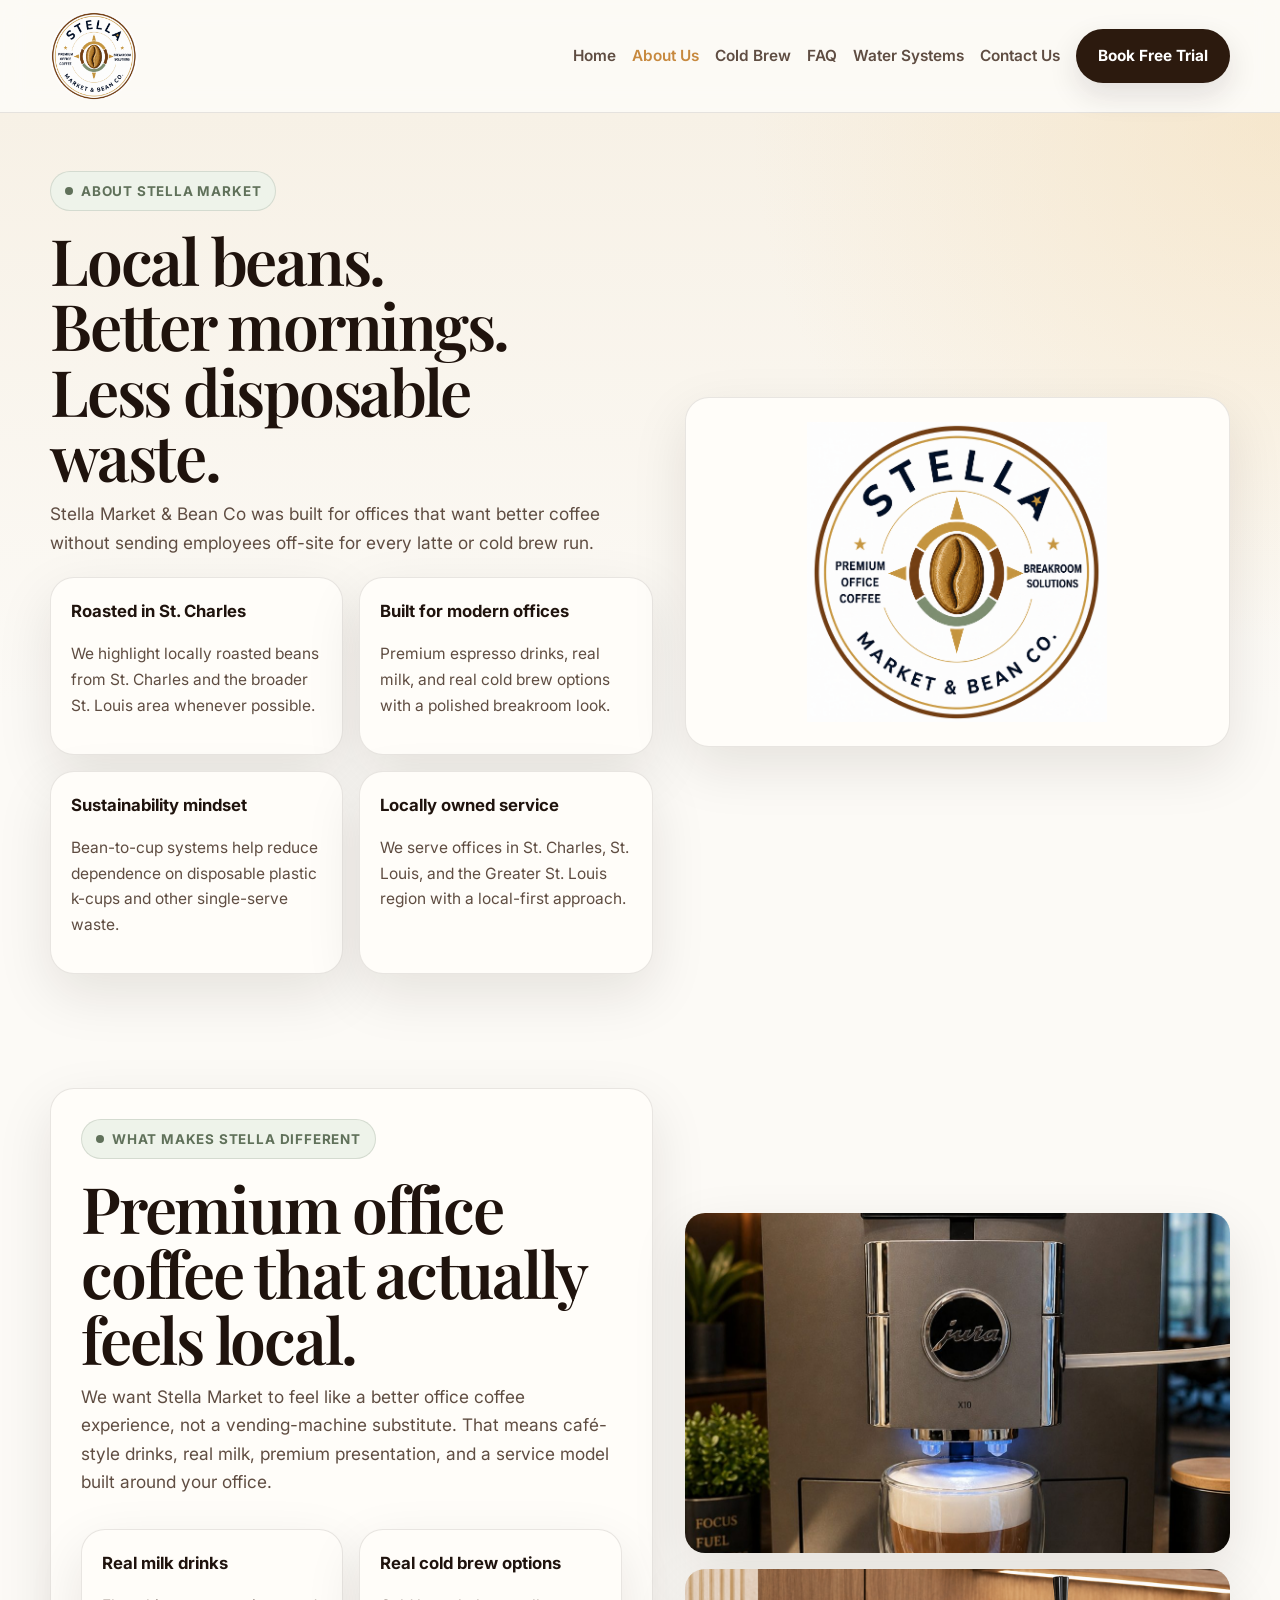
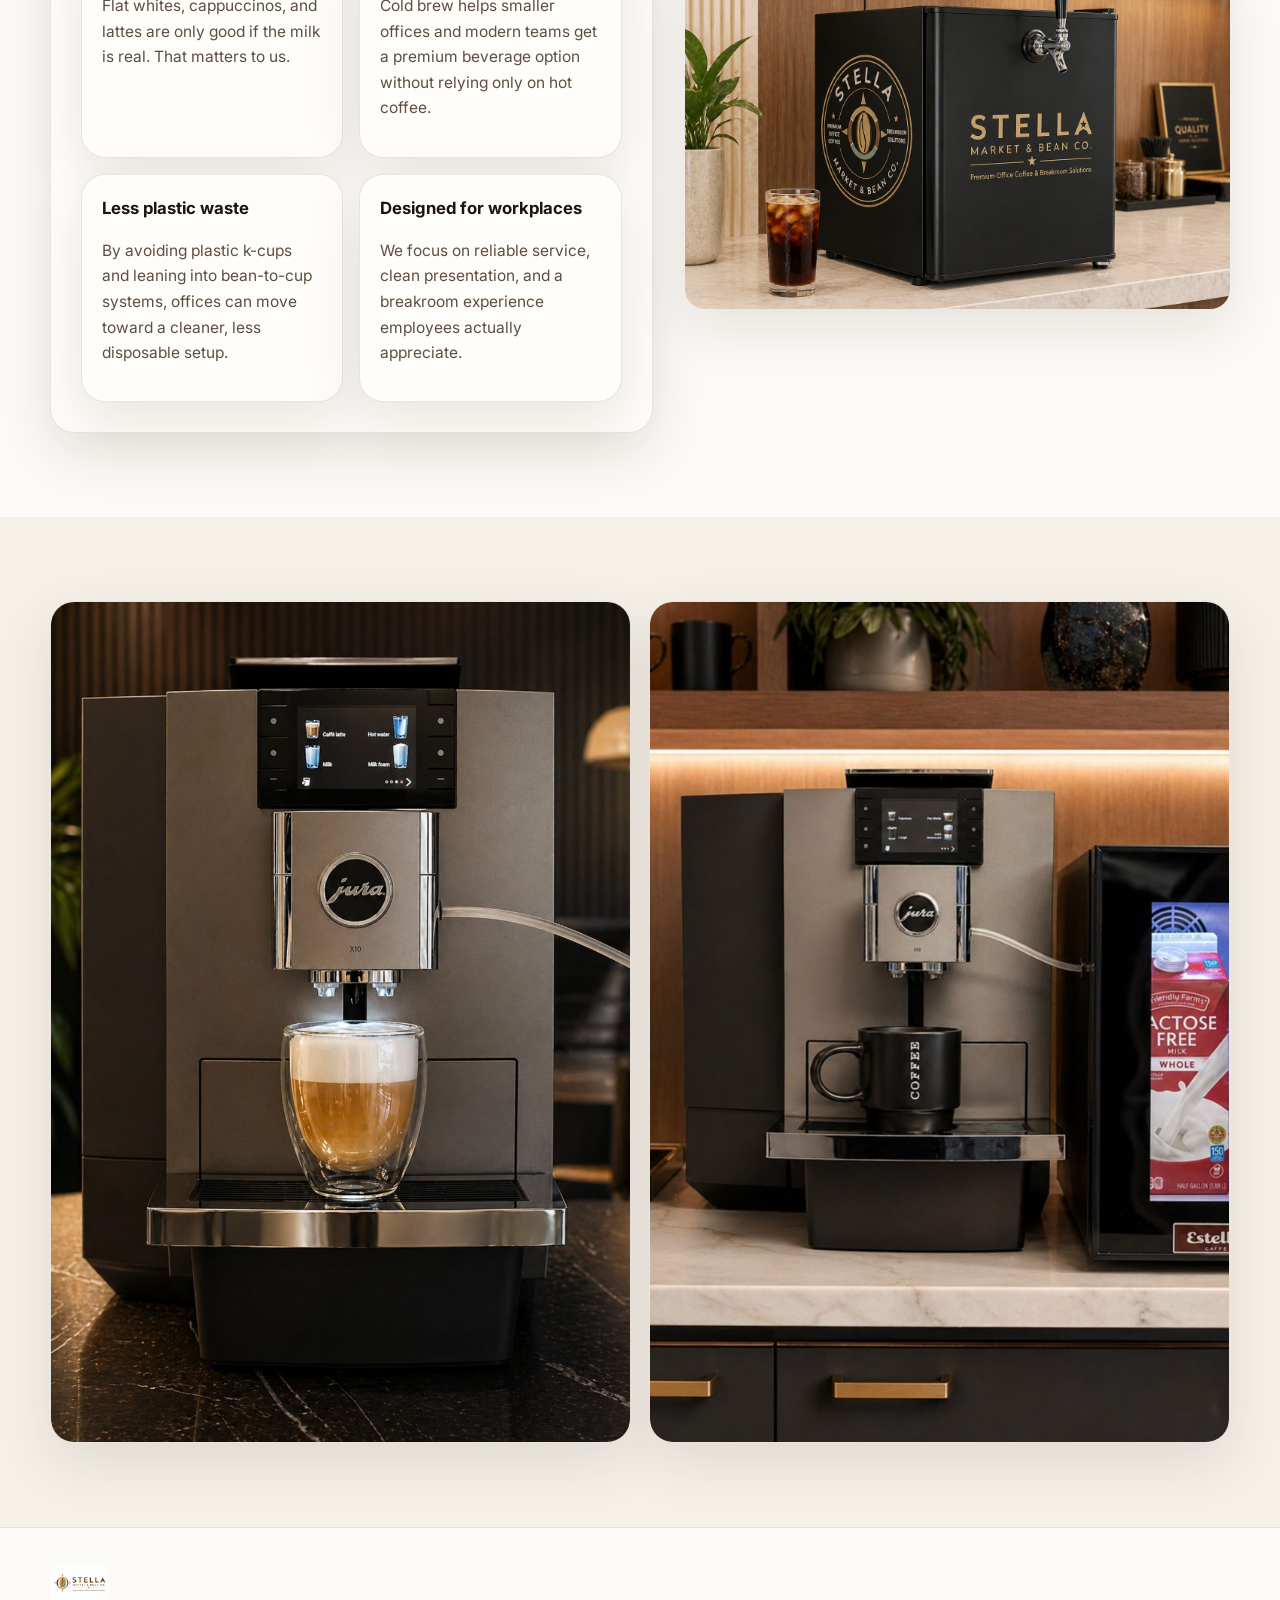
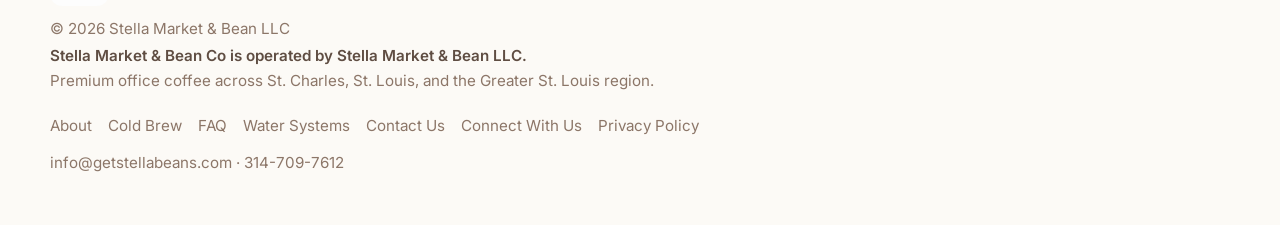
<file: about.html>
<!DOCTYPE html>

<html lang="en">
<head>
<meta charset="utf-8"/>
<meta content="width=device-width, initial-scale=1.0" name="viewport"/>
<!-- Google tag (gtag.js) -->
<script async="" src="https://www.googletagmanager.com/gtag/js?id=AW-18121859183"></script>
<script>
    window.dataLayer = window.dataLayer || [];
    function gtag(){dataLayer.push(arguments);}
    gtag('js', new Date());
    gtag('config', 'AW-18121859183');
  </script>
<link href="https://fonts.googleapis.com" rel="preconnect"/>
<link crossorigin="" href="https://fonts.gstatic.com" rel="preconnect"/>
<link href="https://fonts.googleapis.com/css2?family=Playfair+Display:wght@500;600;700&amp;family=Inter:wght@300;400;500;600;700&amp;display=swap" rel="stylesheet"/>
<link href="https://www.getstellabeans.com/about.html" rel="canonical"/>
<meta content="About Stella Market &amp; Bean Co | Local Office Coffee Service" property="og:title"/>
<meta content="Learn about Stella Market &amp; Bean Co, a locally focused office coffee service built around Jura machines, real milk drinks, cold brew, and St. Charles-roasted beans." property="og:description"/>
<meta content="website" property="og:type"/>
<meta content="https://www.getstellabeans.com/about.html" property="og:url"/>
<meta content="https://www.getstellabeans.com/assets/images/jura-latte-suite.jpg" property="og:image"/>
<meta content="summary_large_image" name="twitter:card"/>
<meta content="Learn about Stella Market &amp; Bean Co, a locally focused office coffee service built around Jura machines, real milk drinks, cold brew, and St. Charles-roasted beans." name="description"/>
<title>About Stella Market &amp; Bean Co | Local Office Coffee Service</title>
<link href="assets/images/logo-round.png" rel="icon" type="image/png"/>
<link href="assets/styles.css" rel="stylesheet"/>
</head>
<body>
<nav>
<div class="nav-inner">
<a aria-label="Stella Market home" class="brand" href="index.html"><img alt="Stella Market &amp; Bean Co round logo" class="brand-logo" src="assets/images/logo-round.png"/></a>
<ul class="nav-links"><li><a href="index.html">Home</a></li><li><a class="active" href="about.html">About Us</a></li><li><a href="coldbrew.html">Cold Brew</a></li><li><a href="faq.html">FAQ</a></li><li><a href="water.html">Water Systems</a></li><li><a href="contact.html">Contact Us</a></li><li><a class="nav-cta" href="https://calendly.com/ronstella-getstellabeans/15min" rel="noopener noreferrer" target="_blank">Book Free Trial</a></li></ul>
<button aria-expanded="false" aria-label="Open menu" class="mobile-toggle">☰</button>
</div>
<div class="mobile-menu container"><a href="index.html">Home</a><a href="about.html">About Us</a><a href="coldbrew.html">Cold Brew</a><a href="faq.html">FAQ</a><a href="water.html">Water Systems</a><a href="contact.html">Contact Us</a><a href="privacy.html">Privacy Policy</a><a href="https://calendly.com/ronstella-getstellabeans/15min" rel="noopener noreferrer" target="_blank">Book a Free Trial</a></div>
</nav>
<section class="page-hero">
<div class="container split-grid">
<div>
<span class="eyebrow">About Stella Market</span>
<div class="section-head" style="margin-bottom:18px;">
<h1>Local beans. Better mornings. Less disposable waste.</h1>
<p>Stella Market &amp; Bean Co was built for offices that want better coffee without sending employees off-site for every latte or cold brew run.</p>
</div>
<div class="service-grid">
<div class="service-card"><h3>Roasted in St. Charles</h3><p>We highlight locally roasted beans from St. Charles and the broader St. Louis area whenever possible.</p></div>
<div class="service-card"><h3>Built for modern offices</h3><p>Premium espresso drinks, real milk, and real cold brew options with a polished breakroom look.</p></div>
<div class="service-card"><h3>Sustainability mindset</h3><p>Bean-to-cup systems help reduce dependence on disposable plastic k-cups and other single-serve waste.</p></div>
<div class="service-card"><h3>Locally owned service</h3><p>We serve offices in St. Charles, St. Louis, and the Greater St. Louis region with a local-first approach.</p></div>
</div>
</div>
<div class="side-logo"><img alt="Stella round logo" src="assets/images/logo-round.png"/></div>
</div>
</section>
<section class="section">
<div class="container split-grid">
<div class="split-panel">
<div class="section-head">
<span class="eyebrow">What makes Stella different</span>
<h2>Premium office coffee that actually feels local.</h2>
<p>We want Stella Market to feel like a better office coffee experience, not a vending-machine substitute. That means café-style drinks, real milk, premium presentation, and a service model built around your office.</p>
</div>
<div class="service-grid">
<div class="service-card"><h3>Real milk drinks</h3><p>Flat whites, cappuccinos, and lattes are only good if the milk is real. That matters to us.</p></div>
<div class="service-card"><h3>Real cold brew options</h3><p>Cold brew helps smaller offices and modern teams get a premium beverage option without relying only on hot coffee.</p></div>
<div class="service-card"><h3>Less plastic waste</h3><p>By avoiding plastic k-cups and leaning into bean-to-cup systems, offices can move toward a cleaner, less disposable setup.</p></div>
<div class="service-card"><h3>Designed for workplaces</h3><p>We focus on reliable service, clean presentation, and a breakroom experience employees actually appreciate.</p></div>
</div>
</div>
<div class="image-stack">
<img alt="Jura with premium latte drinks" src="assets/images/jura-latte-suite.jpg"/>
<img alt="Cold brew kegerator in a polished office breakroom" src="assets/images/coldbrew-kegerator-1.png"/>
</div>
</div>
</section>
<section class="section" style="background:var(--bg2);">
<div class="container photo-grid-2">
<div class="image-card">
<img alt="Latte in a double-wall glass" src="assets/images/hero-latte-wide.jpg"/>
<div class="caption"><h3>Real milk, café-style finish</h3><p>A premium office coffee station should deliver drinks that feel closer to a café than a breakroom pot.</p></div>
</div>
<div class="image-card">
<img alt="Real Jura and milk fridge setup" src="assets/images/jura-estella-real.jpg"/>
<div class="caption"><h3>Built around a polished station</h3><p>Machine, milk, local beans, and support all work together as one elevated employee amenity.</p></div>
</div>
</div>
</section>
<footer>
<div class="container footer-row">
<div>
<img alt="Stella Market &amp; Bean Co logo" src="assets/images/logo-rect.png" style="height:44px;width:auto;border-radius:12px;margin-bottom:10px;"/>
<div>© 2026 Stella Market &amp; Bean LLC</div>
<div class="footer-legal">Stella Market &amp; Bean Co is operated by Stella Market &amp; Bean LLC.</div><div>Premium office coffee across St. Charles, St. Louis, and the Greater St. Louis region.</div>
</div>
<div>
<div class="footer-links"><a href="about.html">About</a><a href="coldbrew.html">Cold Brew</a><a href="faq.html">FAQ</a><a href="water.html">Water Systems</a><a href="contact.html">Contact Us</a><a href="intake.html">Connect With Us</a><a href="privacy.html">Privacy Policy</a></div>
<div style="margin-top:12px;"><a href="mailto:info@getstellabeans.com">info@getstellabeans.com</a> · <a href="tel:+13147097612">314-709-7612</a></div>
</div>
</div>
</footer>
<script src="assets/script.js"></script>
</body>
</html>
</file>
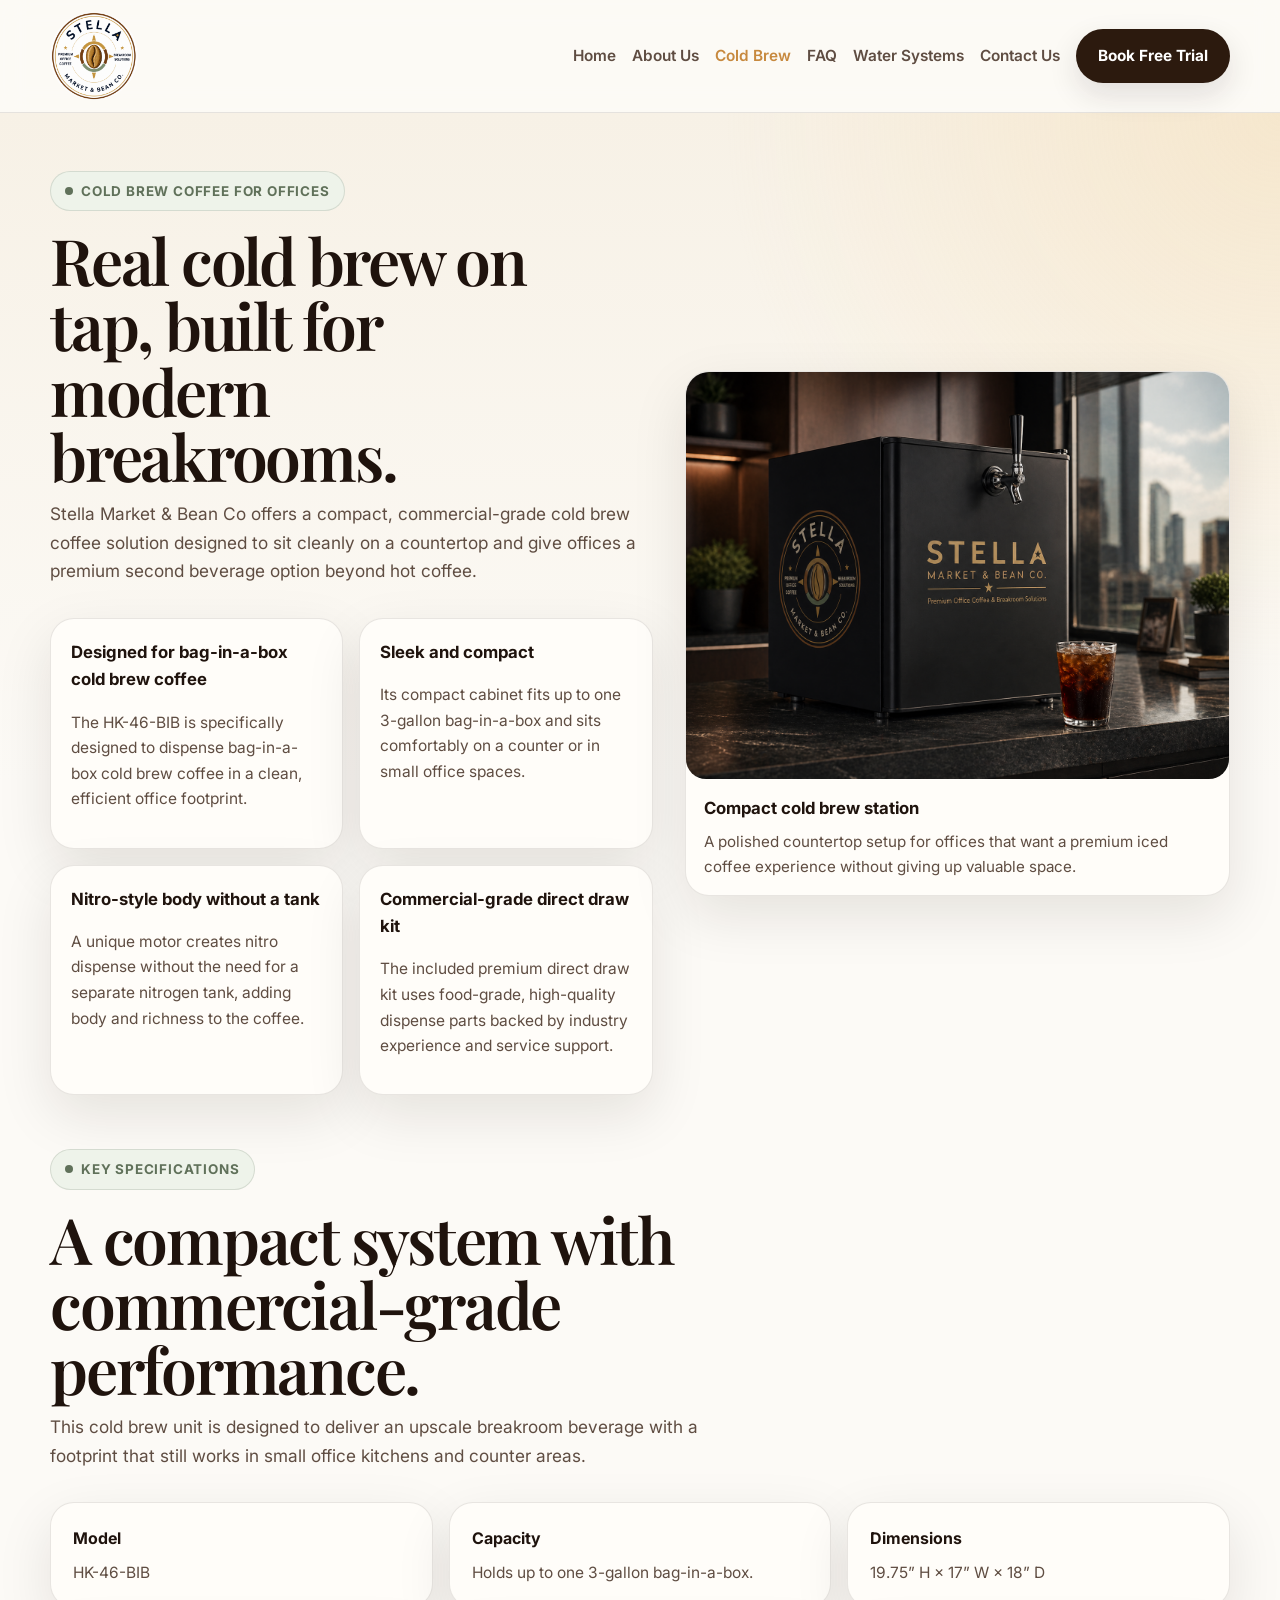
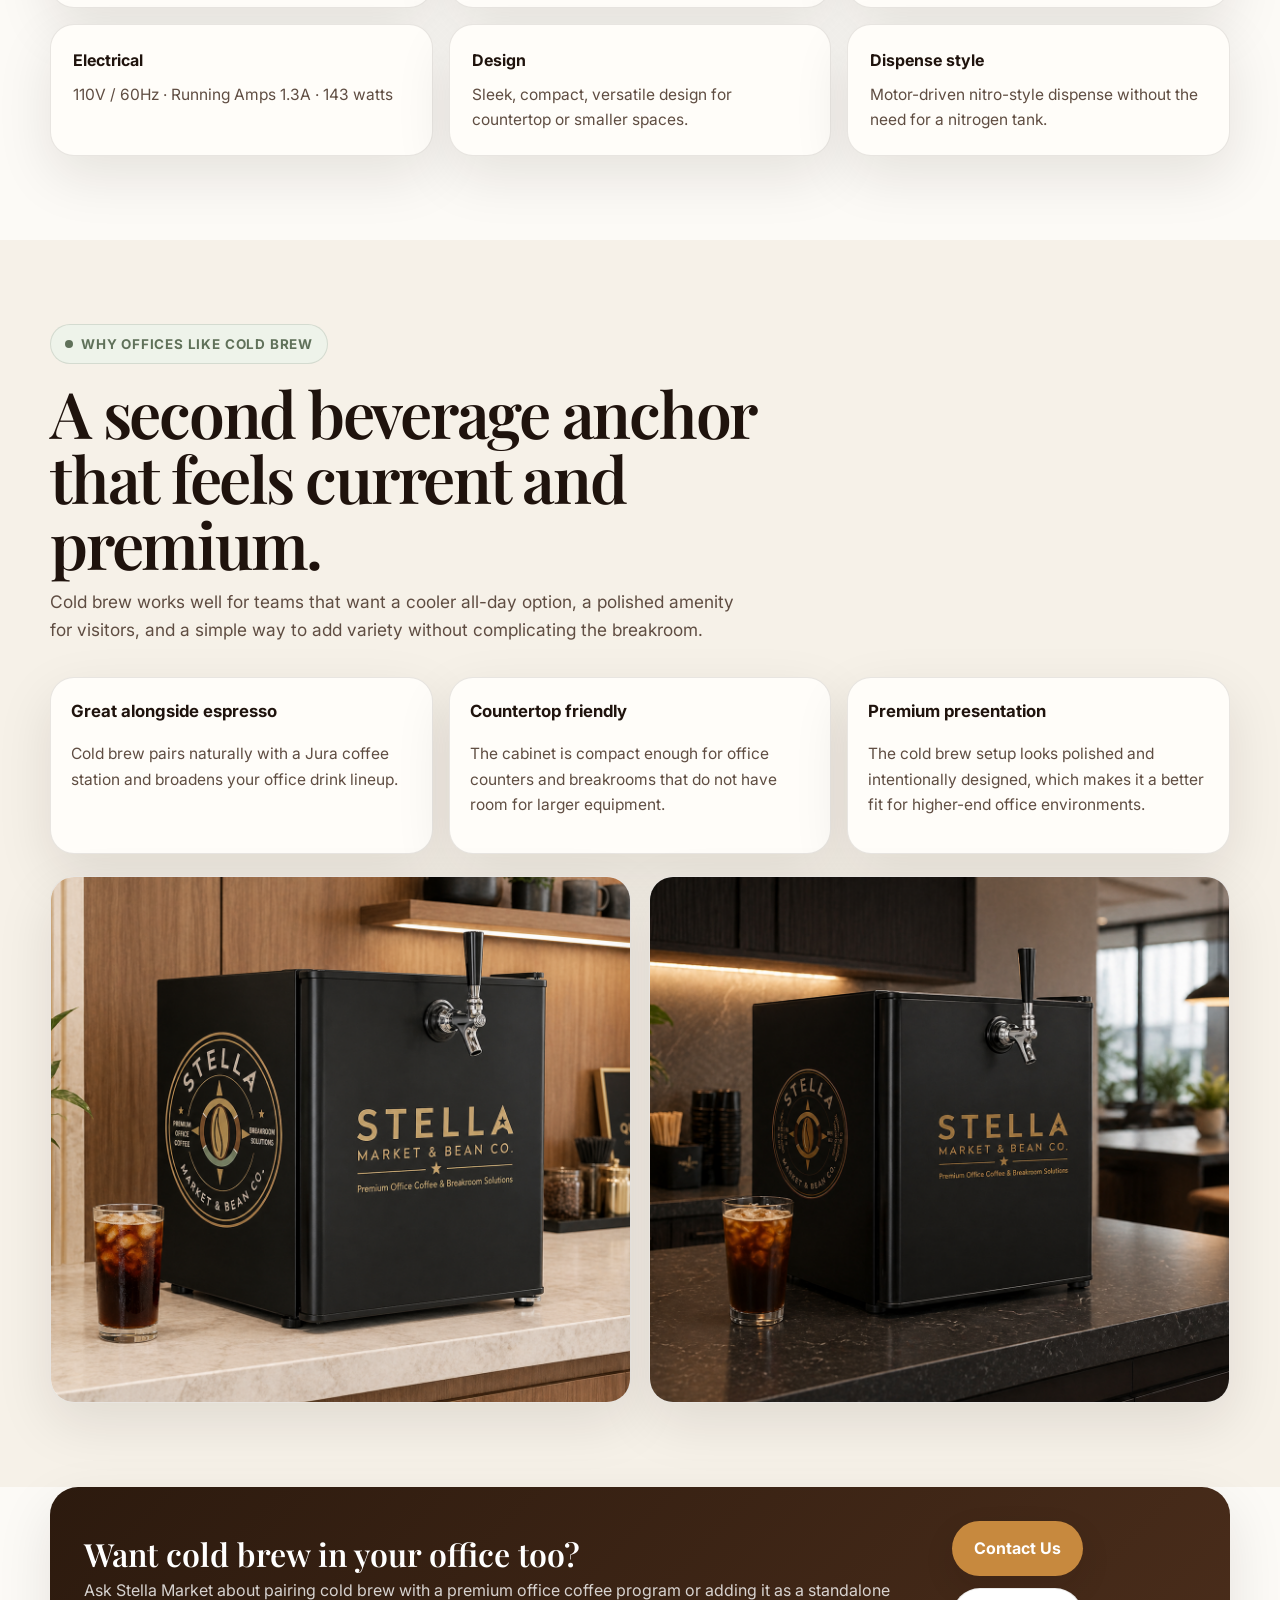
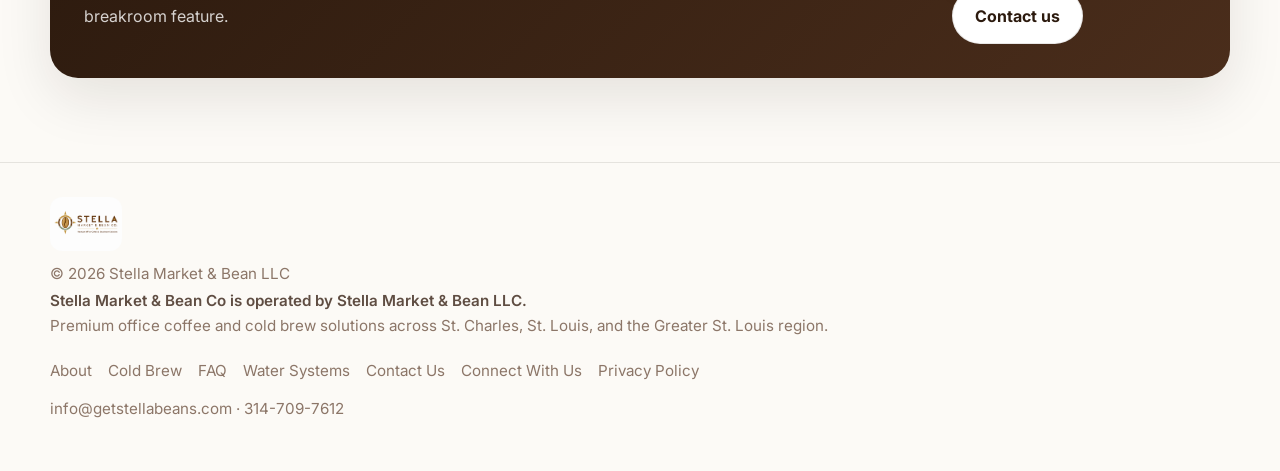
<file: coldbrew.html>
<!DOCTYPE html>

<html lang="en">
<head>
<meta charset="utf-8"/>
<meta content="width=device-width, initial-scale=1.0" name="viewport"/>
<!-- Google tag (gtag.js) -->
<script async="" src="https://www.googletagmanager.com/gtag/js?id=AW-18121859183"></script>
<script>
    window.dataLayer = window.dataLayer || [];
    function gtag(){dataLayer.push(arguments);} 
    gtag('js', new Date());
    gtag('config', 'AW-18121859183');
  </script>
<link href="https://fonts.googleapis.com" rel="preconnect"/>
<link crossorigin="" href="https://fonts.gstatic.com" rel="preconnect"/>
<link href="https://fonts.googleapis.com/css2?family=Playfair+Display:wght@500;600;700&amp;family=Inter:wght@300;400;500;600;700&amp;display=swap" rel="stylesheet"/>
<link href="https://www.getstellabeans.com/coldbrew.html" rel="canonical"/>
<meta content="Cold Brew Coffee for Offices | Stella Market &amp; Bean Co" property="og:title"/>
<meta content="Cold brew coffee service for offices in St. Charles and St. Louis, featuring a compact commercial-grade bag-in-a-box cold brew dispenser with premium office styling." property="og:description"/>
<meta content="website" property="og:type"/>
<meta content="https://www.getstellabeans.com/coldbrew.html" property="og:url"/>
<meta content="https://www.getstellabeans.com/assets/images/coldbrew-kegerator-3.png" property="og:image"/>
<meta content="summary_large_image" name="twitter:card"/>
<meta content="Cold brew coffee service for offices in St. Charles and St. Louis, featuring a compact commercial-grade bag-in-a-box cold brew dispenser with premium office styling." name="description"/>
<title>Cold Brew Coffee for Offices | Stella Market &amp; Bean Co</title>
<link href="assets/images/logo-round.png" rel="icon" type="image/png"/>
<link href="assets/styles.css" rel="stylesheet"/>
<script type="application/ld+json">
{
  "@context": "https://schema.org",
  "@type": "Product",
  "name": "Stella Market Cold Brew Coffee System",
  "brand": {"@type": "Brand", "name": "Stella Market & Bean Co"},
  "model": "HK-46-BIB",
  "description": "Compact commercial-grade cold brew coffee dispenser designed for bag-in-a-box cold brew coffee with nitro-style dispense and premium direct draw kit.",
  "category": "Office Cold Brew Coffee System",
  "offers": {"@type": "Offer", "availability": "https://schema.org/InStock"}
}
  </script>
</head>
<body>
<nav>
<div class="nav-inner">
<a aria-label="Stella Market home" class="brand" href="index.html"><img alt="Stella Market &amp; Bean Co round logo" class="brand-logo" src="assets/images/logo-round.png"/></a>
<ul class="nav-links"><li><a href="index.html">Home</a></li><li><a href="about.html">About Us</a></li><li><a class="active" href="coldbrew.html">Cold Brew</a></li><li><a href="faq.html">FAQ</a></li><li><a href="water.html">Water Systems</a></li><li><a href="contact.html">Contact Us</a></li><li><a class="nav-cta" href="https://calendly.com/ronstella-getstellabeans/15min" rel="noopener noreferrer" target="_blank">Book Free Trial</a></li></ul>
<button aria-expanded="false" aria-label="Open menu" class="mobile-toggle">☰</button>
</div>
<div class="mobile-menu container"><a href="index.html">Home</a><a href="about.html">About Us</a><a href="coldbrew.html">Cold Brew</a><a href="faq.html">FAQ</a><a href="water.html">Water Systems</a><a href="contact.html">Contact Us</a><a href="privacy.html">Privacy Policy</a><a href="https://calendly.com/ronstella-getstellabeans/15min" rel="noopener noreferrer" target="_blank">Book a Free Trial</a></div>
</nav>
<section class="page-hero">
<div class="container split-grid">
<div>
<span class="eyebrow">Cold brew coffee for offices</span>
<div class="section-head">
<h1>Real cold brew on tap, built for modern breakrooms.</h1>
<p>Stella Market &amp; Bean Co offers a compact, commercial-grade cold brew coffee solution designed to sit cleanly on a countertop and give offices a premium second beverage option beyond hot coffee.</p>
</div>
<div class="service-grid">
<div class="service-card"><h3>Designed for bag-in-a-box cold brew coffee</h3><p>The HK-46-BIB is specifically designed to dispense bag-in-a-box cold brew coffee in a clean, efficient office footprint.</p></div>
<div class="service-card"><h3>Sleek and compact</h3><p>Its compact cabinet fits up to one 3-gallon bag-in-a-box and sits comfortably on a counter or in small office spaces.</p></div>
<div class="service-card"><h3>Nitro-style body without a tank</h3><p>A unique motor creates nitro dispense without the need for a separate nitrogen tank, adding body and richness to the coffee.</p></div>
<div class="service-card"><h3>Commercial-grade direct draw kit</h3><p>The included premium direct draw kit uses food-grade, high-quality dispense parts backed by industry experience and service support.</p></div>
</div>
</div>
<div class="image-card">
<img alt="Stella Market cold brew coffee kegerator on a bright office countertop" src="assets/images/coldbrew-kegerator-3.png"/>
<div class="caption"><h3>Compact cold brew station</h3><p>A polished countertop setup for offices that want a premium iced coffee experience without giving up valuable space.</p></div>
</div>
</div>
</section>
<section class="section" style="padding-top:24px;">
<div class="container">
<div class="section-head">
<span class="eyebrow">Key specifications</span>
<h2>A compact system with commercial-grade performance.</h2>
<p>This cold brew unit is designed to deliver an upscale breakroom beverage with a footprint that still works in small office kitchens and counter areas.</p>
</div>
<div class="spec-grid">
<div class="spec-card"><h3>Model</h3><p>HK-46-BIB</p></div>
<div class="spec-card"><h3>Capacity</h3><p>Holds up to one 3-gallon bag-in-a-box.</p></div>
<div class="spec-card"><h3>Dimensions</h3><p>19.75” H × 17” W × 18” D</p></div>
<div class="spec-card"><h3>Electrical</h3><p>110V / 60Hz · Running Amps 1.3A · 143 watts</p></div>
<div class="spec-card"><h3>Design</h3><p>Sleek, compact, versatile design for countertop or smaller spaces.</p></div>
<div class="spec-card"><h3>Dispense style</h3><p>Motor-driven nitro-style dispense without the need for a nitrogen tank.</p></div>
</div>
</div>
</section>
<section class="section" style="background:var(--bg2);">
<div class="container">
<div class="section-head">
<span class="eyebrow">Why offices like cold brew</span>
<h2>A second beverage anchor that feels current and premium.</h2>
<p>Cold brew works well for teams that want a cooler all-day option, a polished amenity for visitors, and a simple way to add variety without complicating the breakroom.</p>
</div>
<div class="contact-grid">
<div class="contact-card"><h3>Great alongside espresso</h3><p>Cold brew pairs naturally with a Jura coffee station and broadens your office drink lineup.</p></div>
<div class="contact-card"><h3>Countertop friendly</h3><p>The cabinet is compact enough for office counters and breakrooms that do not have room for larger equipment.</p></div>
<div class="contact-card"><h3>Premium presentation</h3><p>The cold brew setup looks polished and intentionally designed, which makes it a better fit for higher-end office environments.</p></div>
</div>
<div class="photo-grid-2" style="margin-top:22px;">
<div class="image-card"><img alt="Stella Market cold brew coffee system in an upscale office setting" src="assets/images/coldbrew-kegerator-1.png"/><div class="caption"><h3>Refined office look</h3><p>A darker, executive-style finish that blends into premium office suites.</p></div></div>
<div class="image-card"><img alt="Stella Market cold brew coffee system on a modern office countertop" src="assets/images/coldbrew-kegerator-2.png"/><div class="caption"><h3>Modern breakroom appeal</h3><p>A clean office countertop presentation that helps cold brew stand out.</p></div></div>
</div>
</div>
</section>
<section class="section" style="padding-top:0;">
<div class="container">
<div class="cta-band">
<div>
<h3>Want cold brew in your office too?</h3>
<p>Ask Stella Market about pairing cold brew with a premium office coffee program or adding it as a standalone breakroom feature.</p>
</div>
<div style="display:flex;gap:12px;flex-wrap:wrap;">
<a class="btn-primary" href="intake.html" style="background:var(--latte);">Contact Us</a>
<a class="btn-secondary" href="contact.html" style="background:#fff;color:var(--coffee);">Contact us</a>
</div>
</div>
</div>
</section>
<footer>
<div class="container footer-row">
<div>
<img alt="Stella Market &amp; Bean Co logo" src="assets/images/logo-rect.png" style="height:54px;width:auto;border-radius:12px;margin-bottom:10px;"/>
<div>© 2026 Stella Market &amp; Bean LLC</div>
<div class="footer-legal">Stella Market &amp; Bean Co is operated by Stella Market &amp; Bean LLC.</div>
<div>Premium office coffee and cold brew solutions across St. Charles, St. Louis, and the Greater St. Louis region.</div>
</div>
<div>
<div class="footer-links"><a href="about.html">About</a><a href="coldbrew.html">Cold Brew</a><a href="faq.html">FAQ</a><a href="water.html">Water Systems</a><a href="contact.html">Contact Us</a><a href="intake.html">Connect With Us</a><a href="privacy.html">Privacy Policy</a></div>
<div style="margin-top:12px;"><a href="mailto:info@getstellabeans.com">info@getstellabeans.com</a> · <a href="tel:+13147097612">314-709-7612</a></div>
</div>
</div>
</footer>
<script src="assets/script.js"></script>
</body>
</html>
</file>
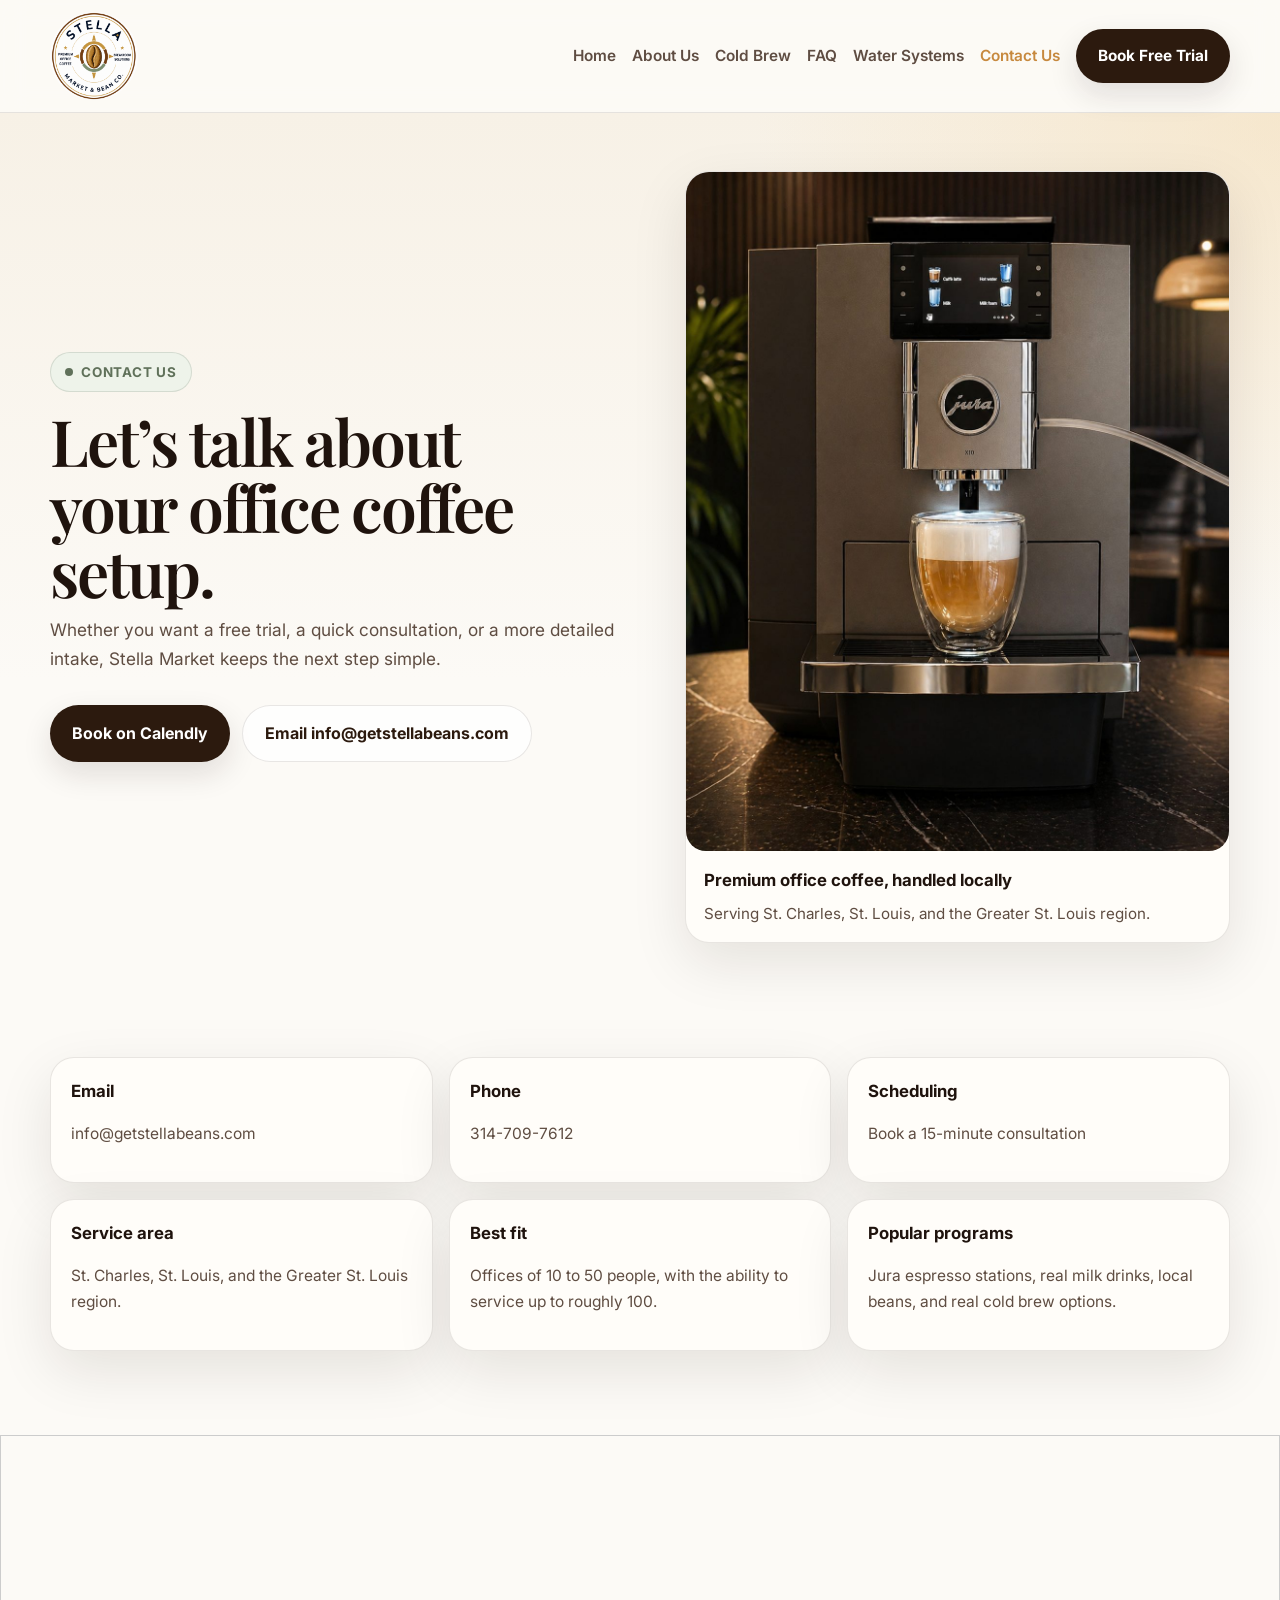
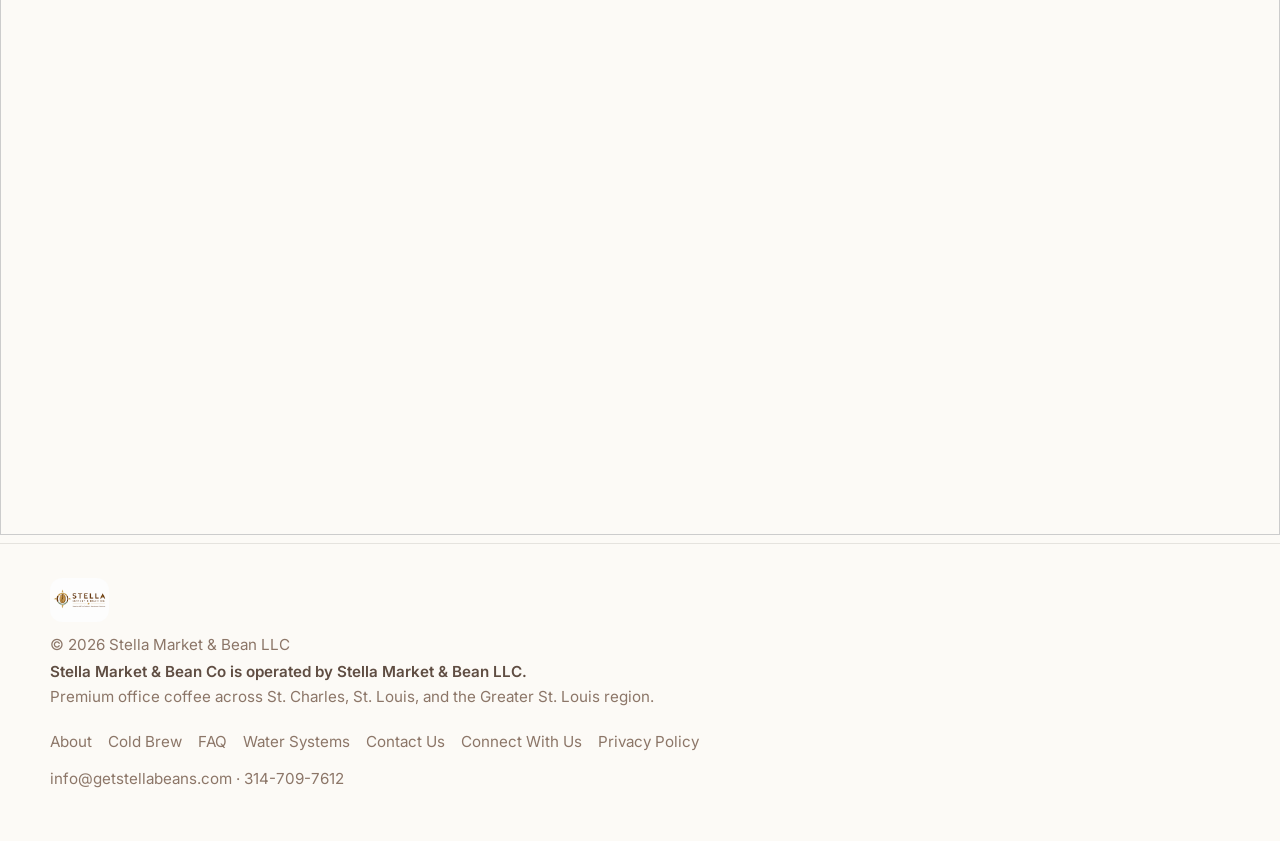
<file: contact.html>
<!DOCTYPE html>

<html lang="en">
<head>
<meta charset="utf-8"/>
<meta content="width=device-width, initial-scale=1.0" name="viewport"/>
<!-- Google tag (gtag.js) -->
<script async="" src="https://www.googletagmanager.com/gtag/js?id=AW-18121859183"></script>
<script>
    window.dataLayer = window.dataLayer || [];
    function gtag(){dataLayer.push(arguments);}
    gtag('js', new Date());
    gtag('config', 'AW-18121859183');
  </script>
<link href="https://fonts.googleapis.com" rel="preconnect"/>
<link crossorigin="" href="https://fonts.gstatic.com" rel="preconnect"/>
<link href="https://fonts.googleapis.com/css2?family=Playfair+Display:wght@500;600;700&amp;family=Inter:wght@300;400;500;600;700&amp;display=swap" rel="stylesheet"/>
<link href="https://www.getstellabeans.com/contact.html" rel="canonical"/>
<meta content="Contact Stella Market &amp; Bean Co | Office Coffee in Greater St. Louis" property="og:title"/>
<meta content="Contact Stella Market &amp; Bean Co to discuss premium office coffee, cold brew, or a free two-week office trial in St. Charles and St. Louis." property="og:description"/>
<meta content="website" property="og:type"/>
<meta content="https://www.getstellabeans.com/contact.html" property="og:url"/>
<meta content="https://www.getstellabeans.com/assets/images/jura-close-suite.jpg" property="og:image"/>
<meta content="summary_large_image" name="twitter:card"/>
<meta content="Contact Stella Market &amp; Bean Co to discuss premium office coffee, cold brew, or a free two-week office trial in St. Charles and St. Louis." name="description"/>
<title>Contact Stella Market &amp; Bean Co | Office Coffee in Greater St. Louis</title>
<link href="assets/images/logo-round.png" rel="icon" type="image/png"/>
<link href="assets/styles.css" rel="stylesheet"/>
</head>
<body>
<nav>
<div class="nav-inner">
<a aria-label="Stella Market home" class="brand" href="index.html"><img alt="Stella Market &amp; Bean Co round logo" class="brand-logo" src="assets/images/logo-round.png"/></a>
<ul class="nav-links"><li><a href="index.html">Home</a></li><li><a href="about.html">About Us</a></li><li><a href="coldbrew.html">Cold Brew</a></li><li><a href="faq.html">FAQ</a></li><li><a href="water.html">Water Systems</a></li><li><a class="active" href="contact.html">Contact Us</a></li><li><a class="nav-cta" href="https://calendly.com/ronstella-getstellabeans/15min" rel="noopener noreferrer" target="_blank">Book Free Trial</a></li></ul>
<button aria-expanded="false" aria-label="Open menu" class="mobile-toggle">☰</button>
</div>
<div class="mobile-menu container"><a href="index.html">Home</a><a href="about.html">About Us</a><a href="coldbrew.html">Cold Brew</a><a href="faq.html">FAQ</a><a href="water.html">Water Systems</a><a href="contact.html">Contact Us</a><a href="privacy.html">Privacy Policy</a><a href="https://calendly.com/ronstella-getstellabeans/15min" rel="noopener noreferrer" target="_blank">Book a Free Trial</a></div>
</nav>
<section class="page-hero">
<div class="container split-grid">
<div>
<span class="eyebrow">Contact us</span>
<div class="section-head">
<h1>Let’s talk about your office coffee setup.</h1>
<p>Whether you want a free trial, a quick consultation, or a more detailed intake, Stella Market keeps the next step simple.</p>
</div>
<div style="display:flex;gap:12px;flex-wrap:wrap;">
<a class="btn-primary" href="https://calendly.com/ronstella-getstellabeans/15min" rel="noopener noreferrer" target="_blank">Book on Calendly</a>
<a class="btn-secondary" href="mailto:info@getstellabeans.com">Email info@getstellabeans.com</a>
</div>
</div>
<div class="image-card">
<img alt="Close-up of Jura professional-grade machine in premium office setting" src="assets/images/jura-close-suite.jpg"/>
<div class="caption"><h3>Premium office coffee, handled locally</h3><p>Serving St. Charles, St. Louis, and the Greater St. Louis region.</p></div>
</div>
</div>
</section>
<section class="section">
<div class="container contact-grid">
<div class="contact-card"><h3>Email</h3><p><a href="mailto:info@getstellabeans.com">info@getstellabeans.com</a></p></div>
<div class="contact-card"><h3>Phone</h3><p><a href="tel:+13147097612">314-709-7612</a></p></div>
<div class="contact-card"><h3>Scheduling</h3><p><a href="https://calendly.com/ronstella-getstellabeans/15min" rel="noopener noreferrer" target="_blank">Book a 15-minute consultation</a></p></div>
<div class="contact-card"><h3>Service area</h3><p>St. Charles, St. Louis, and the Greater St. Louis region.</p></div>
<div class="contact-card"><h3>Best fit</h3><p>Offices of 10 to 50 people, with the ability to service up to roughly 100.</p></div>
<div class="contact-card"><h3>Popular programs</h3><p>Jura espresso stations, real milk drinks, local beans, and real cold brew options.</p></div>
</div>
</section>
   <iframe class="airtable-embed" src="https://airtable.com/embed/appFCMzAjIxdeJ4S1/pagD3itprOkBZcO6T/form" frameborder="0" onmousewheel="" width="100%" height="700" style="background: transparent; border: 1px solid #ccc;"></iframe>
<footer>
<div class="container footer-row">
<div>
<img alt="Stella Market &amp; Bean Co logo" src="assets/images/logo-rect.png" style="height:44px;width:auto;border-radius:12px;margin-bottom:10px;"/>
<div>© 2026 Stella Market &amp; Bean LLC</div>
<div class="footer-legal">Stella Market &amp; Bean Co is operated by Stella Market &amp; Bean LLC.</div><div>Premium office coffee across St. Charles, St. Louis, and the Greater St. Louis region.</div>
</div>
<div>
<div class="footer-links"><a href="about.html">About</a><a href="coldbrew.html">Cold Brew</a><a href="faq.html">FAQ</a><a href="water.html">Water Systems</a><a href="contact.html">Contact Us</a><a href="intake.html">Connect With Us</a><a href="privacy.html">Privacy Policy</a></div>
<div style="margin-top:12px;"><a href="mailto:info@getstellabeans.com">info@getstellabeans.com</a> · <a href="tel:+13147097612">314-709-7612</a></div>
</div>
</div>
</footer>
<script src="assets/script.js"></script>
</body>
</html>
</file>
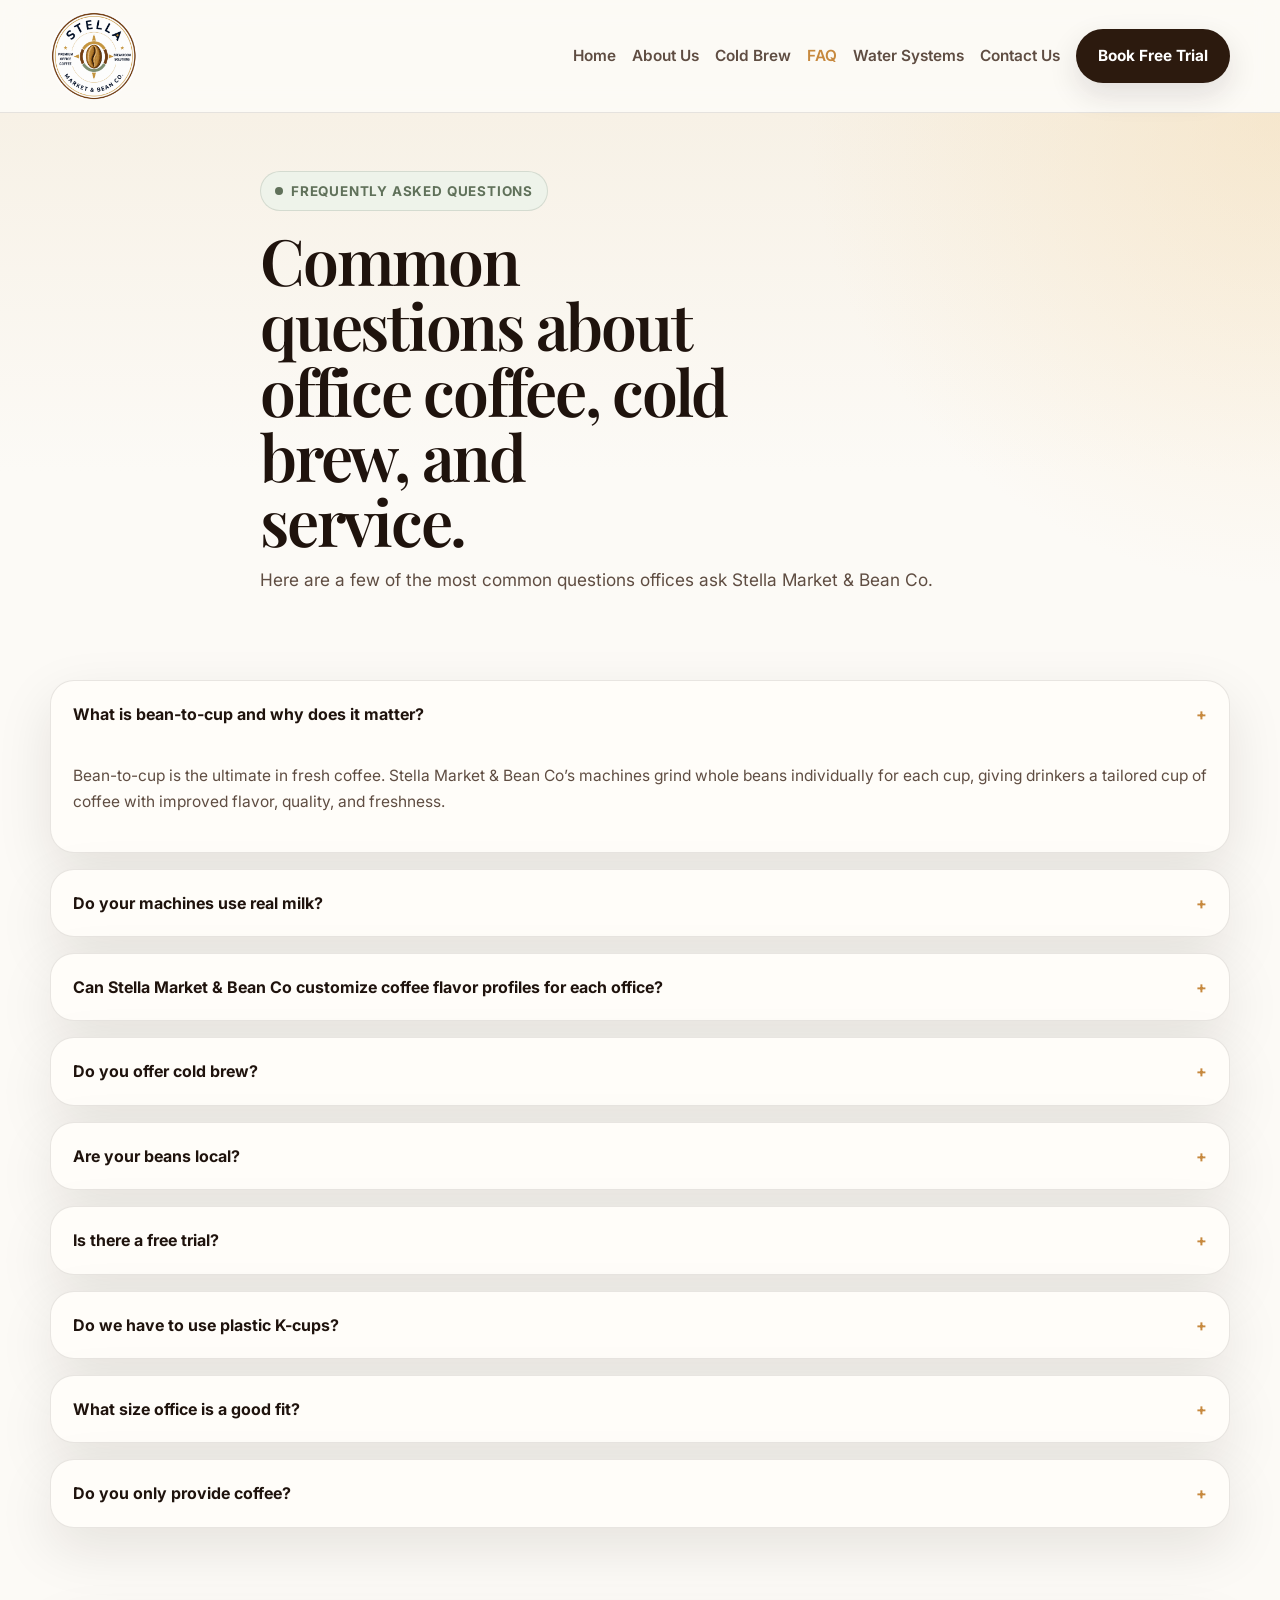
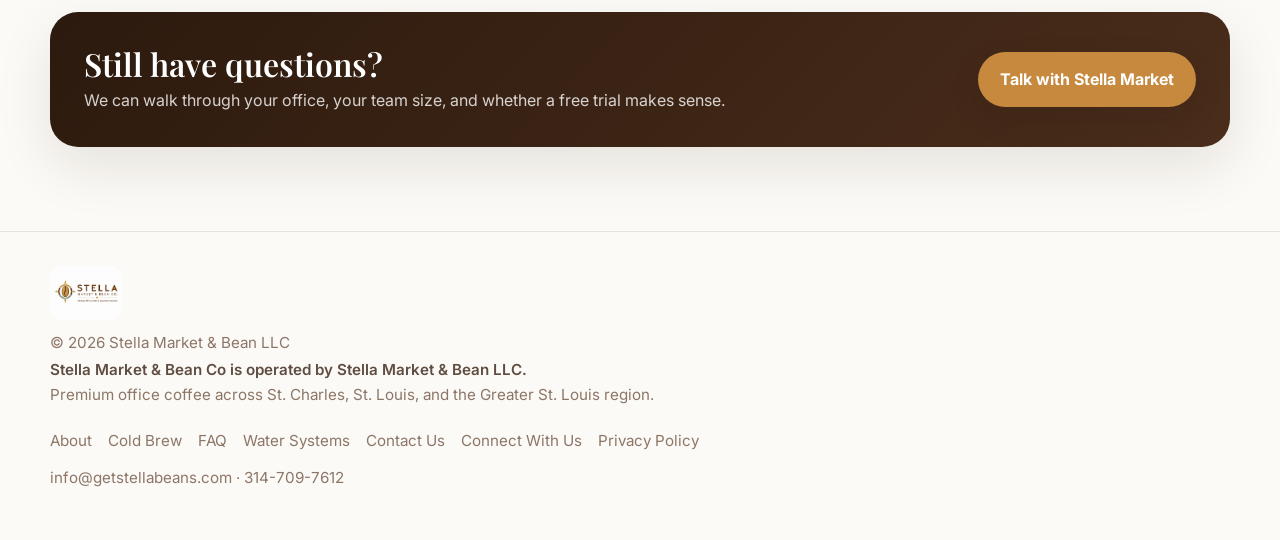
<file: faq.html>
<!DOCTYPE html>

<html lang="en">
<head>
<meta charset="utf-8"/>
<meta content="width=device-width, initial-scale=1.0" name="viewport"/>
<!-- Google tag (gtag.js) -->
<script async="" src="https://www.googletagmanager.com/gtag/js?id=AW-18121859183"></script>
<script>
    window.dataLayer = window.dataLayer || [];
    function gtag(){dataLayer.push(arguments);}
    gtag('js', new Date());
    gtag('config', 'AW-18121859183');
  </script>
<link href="https://fonts.googleapis.com" rel="preconnect"/>
<link crossorigin="" href="https://fonts.gstatic.com" rel="preconnect"/>
<link href="https://fonts.googleapis.com/css2?family=Playfair+Display:wght@500;600;700&amp;family=Inter:wght@300;400;500;600;700&amp;display=swap" rel="stylesheet"/>
<link href="https://www.getstellabeans.com/faq.html" rel="canonical"/>
<meta content="FAQ | Stella Market &amp; Bean Co Office Coffee Service" property="og:title"/>
<meta content="Answers to common questions about Stella Market &amp; Bean Co office coffee service, bean-to-cup coffee, real milk drinks, cold brew, local beans, and K-cup options." property="og:description"/>
<meta content="website" property="og:type"/>
<meta content="https://www.getstellabeans.com/faq.html" property="og:url"/>
<meta content="https://www.getstellabeans.com/assets/images/logo-rect.png" property="og:image"/>
<meta content="summary_large_image" name="twitter:card"/>
<meta content="Answers to common questions about Stella Market &amp; Bean Co office coffee service, bean-to-cup coffee, real milk drinks, cold brew, local beans, and K-cup options." name="description"/>
<title>FAQ | Stella Market &amp; Bean Co Office Coffee Service</title>
<link href="assets/images/logo-round.png" rel="icon" type="image/png"/>
<link href="assets/styles.css" rel="stylesheet"/>
</head>
<body>
<nav>
<div class="nav-inner">
<a aria-label="Stella Market home" class="brand" href="index.html"><img alt="Stella Market &amp; Bean Co round logo" class="brand-logo" src="assets/images/logo-round.png"/></a>
<ul class="nav-links"><li><a href="index.html">Home</a></li><li><a href="about.html">About Us</a></li><li><a href="coldbrew.html">Cold Brew</a></li><li><a class="active" href="faq.html">FAQ</a></li><li><a href="water.html">Water Systems</a></li><li><a href="contact.html">Contact Us</a></li><li><a class="nav-cta" href="https://calendly.com/ronstella-getstellabeans/15min" rel="noopener noreferrer" target="_blank">Book Free Trial</a></li></ul>
<button aria-expanded="false" aria-label="Open menu" class="mobile-toggle">☰</button>
</div>
<div class="mobile-menu container"><a href="index.html">Home</a><a href="about.html">About Us</a><a href="coldbrew.html">Cold Brew</a><a href="faq.html">FAQ</a><a href="water.html">Water Systems</a><a href="contact.html">Contact Us</a><a href="privacy.html">Privacy Policy</a><a href="https://calendly.com/ronstella-getstellabeans/15min" rel="noopener noreferrer" target="_blank">Book a Free Trial</a></div>
</nav>
<section class="page-hero">
<div class="container section-head">
<span class="eyebrow">Frequently asked questions</span>
<h1>Common questions about office coffee, cold brew, and service.</h1>
<p>Here are a few of the most common questions offices ask Stella Market &amp; Bean Co.</p>
</div>
</section>
<section class="section" style="padding-top:24px;">
<div class="container faq-grid">
<details class="faq-card" open="">
<summary>What is bean-to-cup and why does it matter?<span>+</span></summary>
<div class="answer">
<p>Bean-to-cup is the ultimate in fresh coffee. Stella Market &amp; Bean Co’s machines grind whole beans individually for each cup, giving drinkers a tailored cup of coffee with improved flavor, quality, and freshness.</p>
</div>
</details>
<details class="faq-card">
<summary>Do your machines use real milk?<span>+</span></summary>
<div class="answer">
<p>Yes. Stella Market builds its premium latte and cappuccino experience around Jura machines that use real milk, delivering the ultimate in creamy texture and milk foam—just like your favorite barista, and a step above the chain coffee shops on every corner.</p>
</div>
</details>
<details class="faq-card">
<summary>Can Stella Market &amp; Bean Co customize coffee flavor profiles for each office?<span>+</span></summary>
<div class="answer">
<p>Yes. Stella Market &amp; Bean Co can work with each office to build a coffee flavor profile they truly enjoy, with a responsive and customized approach built around your team’s tastes and preferences.</p>
</div>
</details>
<details class="faq-card">
<summary>Do you offer cold brew?<span>+</span></summary>
<div class="answer">
<p>Yes. Stella Market can add compact cold brew coffee solutions that work well in office breakrooms and pair nicely with the main coffee station.</p>
</div>
</details>
<details class="faq-card">
<summary>Are your beans local?<span>+</span></summary>
<div class="answer">
<p>Local sourcing matters to Stella Market. We highlight locally roasted beans from St. Charles and the broader St. Louis area whenever possible.</p>
</div>
</details>
<details class="faq-card">
<summary>Is there a free trial?<span>+</span></summary>
<div class="answer">
<p>Yes. Stella Market offers a free 2-week office trial so you can see how the setup fits your team and your breakroom before moving forward.</p>
</div>
</details>
<details class="faq-card">
<summary>Do we have to use plastic K-cups?<span>+</span></summary>
<div class="answer">
<p>Stella Market believes in the quality of bean-to-cup coffee, but for companies that need to pair our premium bean-to-cup machines with K-cups, Stella Market can provide K-cups on a case-by-case basis and customize our coffee offerings.</p>
</div>
</details>
<details class="faq-card">
<summary>What size office is a good fit?<span>+</span></summary>
<div class="answer">
<p>Many Stella Market clients will be offices of roughly 10 to 50 employees, and we can often support offices up to about 100 depending on drink preferences, usage patterns, and the breakroom setup.</p>
</div>
</details>
<details class="faq-card">
<summary>Do you only provide coffee?<span>+</span></summary>
<div class="answer">
<p>No. Stella Market can also discuss premium office water systems and breakroom pantry solutions as part of a broader employee amenity program.</p>
</div>
</details>
</div>
</section>
<section class="section" style="padding-top:0;">
<div class="container">
<div class="cta-band">
<div>
<h3>Still have questions?</h3>
<p>We can walk through your office, your team size, and whether a free trial makes sense.</p>
</div>
<a class="btn-primary" href="contact.html" style="background:var(--latte);">Talk with Stella Market</a>
</div>
</div>
</section>
<footer>
<div class="container footer-row">
<div>
<img alt="Stella Market &amp; Bean Co logo" src="assets/images/logo-rect.png" style="height:54px;width:auto;border-radius:12px;margin-bottom:10px;"/>
<div>© 2026 Stella Market &amp; Bean LLC</div>
<div class="footer-legal">Stella Market &amp; Bean Co is operated by Stella Market &amp; Bean LLC.</div>
<div>Premium office coffee across St. Charles, St. Louis, and the Greater St. Louis region.</div>
</div>
<div>
<div class="footer-links"><a href="about.html">About</a><a href="coldbrew.html">Cold Brew</a><a href="faq.html">FAQ</a><a href="water.html">Water Systems</a><a href="contact.html">Contact Us</a><a href="intake.html">Connect With Us</a><a href="privacy.html">Privacy Policy</a></div>
<div style="margin-top:12px;"><a href="mailto:info@getstellabeans.com">info@getstellabeans.com</a> · <a href="tel:+13147097612">314-709-7612</a></div>
</div>
</div>
</footer>
<script src="assets/script.js"></script>
</body>
</html>
</file>
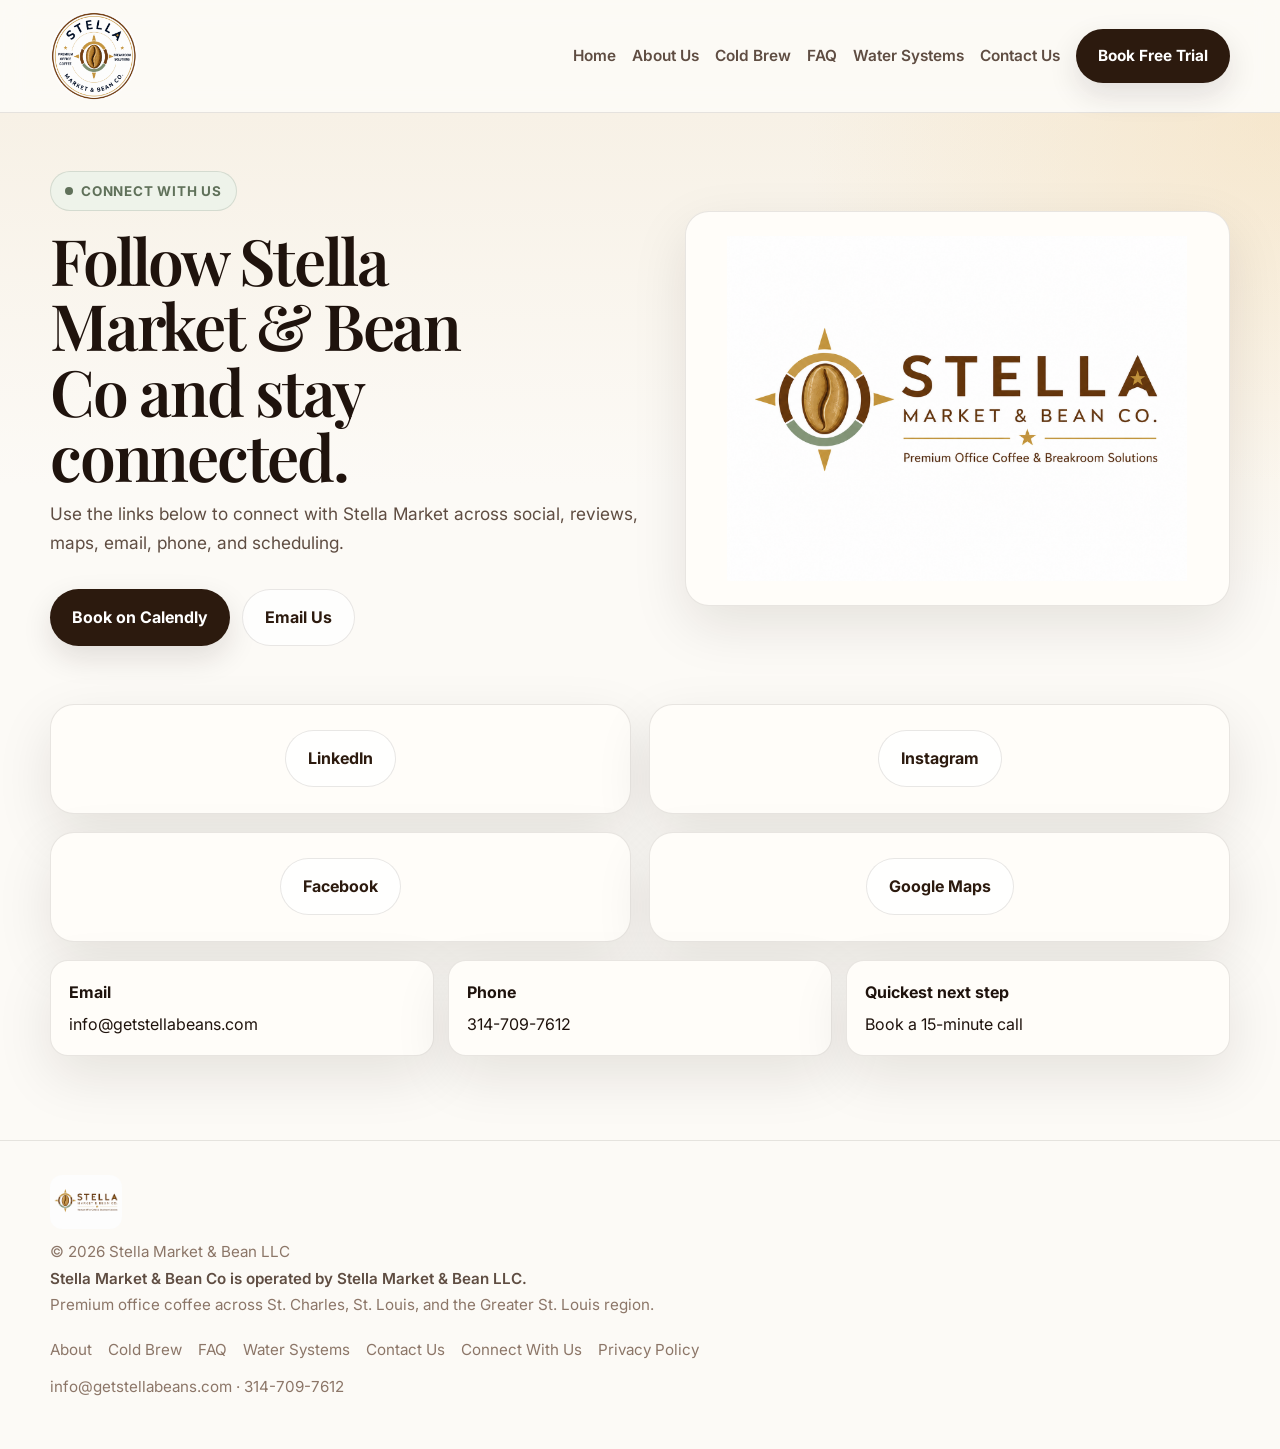
<file: intake.html>
<!DOCTYPE html>

<html lang="en">
<head>
<meta charset="utf-8"/>
<meta content="width=device-width, initial-scale=1.0" name="viewport"/>
<!-- Google tag (gtag.js) -->
<script async="" src="https://www.googletagmanager.com/gtag/js?id=AW-18121859183"></script>
<script>
    window.dataLayer = window.dataLayer || [];
    function gtag(){dataLayer.push(arguments);}
    gtag('js', new Date());
    gtag('config', 'AW-18121859183');
  </script>
<link href="https://fonts.googleapis.com" rel="preconnect"/>
<link crossorigin="" href="https://fonts.gstatic.com" rel="preconnect"/>
<link href="https://fonts.googleapis.com/css2?family=Playfair+Display:wght@500;600;700&amp;family=Inter:wght@300;400;500;600;700&amp;display=swap" rel="stylesheet"/>
<link href="https://www.getstellabeans.com/intake.html" rel="canonical"/>
<meta content="Connect With Us | Stella Market &amp; Bean Co" property="og:title"/>
<meta content="Connect with Stella Market &amp; Bean Co on LinkedIn, Instagram, Facebook, Yelp, Google Maps, email, and phone." property="og:description"/>
<meta content="website" property="og:type"/>
<meta content="https://www.getstellabeans.com/intake.html" property="og:url"/>
<meta content="https://www.getstellabeans.com/assets/images/logo-rect.png" property="og:image"/>
<meta content="summary_large_image" name="twitter:card"/>
<meta content="Connect with Stella Market &amp; Bean Co on LinkedIn, Instagram, Facebook, Yelp, Google Maps, email, and phone." name="description"/>
<title>Connect With Us | Stella Market &amp; Bean Co</title>
<link href="assets/images/logo-round.png" rel="icon" type="image/png"/>
<link href="assets/styles.css" rel="stylesheet"/>
<style>
    .connect-actions{display:flex;flex-wrap:wrap;gap:12px;margin-top:10px}
    .social-grid{display:grid;grid-template-columns:repeat(2,minmax(0,1fr));gap:18px}
    .social-card{background:var(--white);border:1px solid var(--line);border-radius:24px;box-shadow:var(--shadow);padding:24px;display:flex;justify-content:center;align-items:center;min-height:110px}
    .mini-stack{display:grid;grid-template-columns:repeat(3,minmax(0,1fr));gap:14px;margin-top:18px}
    .mini-tile{background:var(--white);border:1px solid var(--line);border-radius:18px;box-shadow:var(--shadow);padding:18px}
    .mini-tile strong{display:block;margin-bottom:6px}
    .mini-tile a{overflow-wrap:anywhere}
    @media (max-width:860px){.social-grid,.mini-stack{grid-template-columns:1fr}}
  </style>
</head>
<body>
<nav>
<div class="nav-inner">
<a aria-label="Stella Market home" class="brand" href="index.html"><img alt="Stella Market &amp; Bean Co round logo" class="brand-logo" src="assets/images/logo-round.png"/></a>
<ul class="nav-links"><li><a href="index.html">Home</a></li><li><a href="about.html">About Us</a></li><li><a href="coldbrew.html">Cold Brew</a></li><li><a href="faq.html">FAQ</a></li><li><a href="water.html">Water Systems</a></li><li><a href="contact.html">Contact Us</a></li><li><a class="nav-cta" href="https://calendly.com/ronstella-getstellabeans/15min" rel="noopener noreferrer" target="_blank">Book Free Trial</a></li></ul>
<button aria-expanded="false" aria-label="Open menu" class="mobile-toggle">☰</button>
</div>
<div class="mobile-menu container"><a href="index.html">Home</a><a href="about.html">About Us</a><a href="coldbrew.html">Cold Brew</a><a href="faq.html">FAQ</a><a href="water.html">Water Systems</a><a href="contact.html">Contact Us</a><a href="privacy.html">Privacy Policy</a><a href="https://calendly.com/ronstella-getstellabeans/15min" rel="noopener noreferrer" target="_blank">Book a Free Trial</a></div>
</nav>
<section class="page-hero">
<div class="container split-grid">
<div>
<span class="eyebrow">Connect With Us</span>
<div class="section-head">
<h1>Follow Stella Market &amp; Bean Co and stay connected.</h1>
<p>Use the links below to connect with Stella Market across social, reviews, maps, email, phone, and scheduling.</p>
</div>
<div class="connect-actions">
<a class="btn-primary" href="https://calendly.com/ronstella-getstellabeans/15min" rel="noopener noreferrer" target="_blank">Book on Calendly</a>
<a class="btn-secondary" href="mailto:info@getstellabeans.com">Email Us</a>
</div>
</div>
<div class="side-logo intake-logo"><img alt="Stella Market &amp; Bean Co logo" src="assets/images/logo-rect.png"/></div>
</div>
</section>
<section class="section" style="padding-top:28px;">
<div class="container">
<div class="social-grid">
<div class="social-card"><a class="btn-secondary" href="https://www.linkedin.com/company/stella-market-bean-co/" rel="noopener noreferrer" target="_blank">LinkedIn</a></div>
<div class="social-card"><a class="btn-secondary" href="https://www.instagram.com/stella_market_bean?igsh=MTVxaXh3dmlyeWRreA==" rel="noopener noreferrer" target="_blank">Instagram</a></div>
<div class="social-card"><a class="btn-secondary" href="https://www.facebook.com/share/1bJiBMmiCb/?mibextid=wwXIfr" rel="noopener noreferrer" target="_blank">Facebook</a></div>

<div class="social-card"><a class="btn-secondary" href="https://maps.app.goo.gl/rpc4YjgPxbf5YG7u8?g_st=ic" rel="noopener noreferrer" target="_blank">Google Maps</a></div>
</div>
<div class="mini-stack">
<div class="mini-tile">
<strong>Email</strong>
<a href="mailto:info@getstellabeans.com">info@getstellabeans.com</a>
</div>
<div class="mini-tile">
<strong>Phone</strong>
<a href="tel:+13147097612">314-709-7612</a>
</div>
<div class="mini-tile">
<strong>Quickest next step</strong>
<a href="https://calendly.com/ronstella-getstellabeans/15min" rel="noopener noreferrer" target="_blank">Book a 15-minute call</a>
</div>
</div>
</div>
</section>
<footer>
<div class="container footer-row">
<div>
<img alt="Stella Market &amp; Bean Co logo" src="assets/images/logo-rect.png" style="height:54px;width:auto;border-radius:12px;margin-bottom:10px;"/>
<div>© 2026 Stella Market &amp; Bean LLC</div>
<div class="footer-legal">Stella Market &amp; Bean Co is operated by Stella Market &amp; Bean LLC.</div>
<div>Premium office coffee across St. Charles, St. Louis, and the Greater St. Louis region.</div>
</div>
<div>
<div class="footer-links"><a href="about.html">About</a><a href="coldbrew.html">Cold Brew</a><a href="faq.html">FAQ</a><a href="water.html">Water Systems</a><a href="contact.html">Contact Us</a><a href="intake.html">Connect With Us</a><a href="privacy.html">Privacy Policy</a></div>
<div style="margin-top:12px;"><a href="mailto:info@getstellabeans.com">info@getstellabeans.com</a> · <a href="tel:+13147097612">314-709-7612</a></div>
</div>
</div>
</footer>
<script src="assets/script.js"></script>
</body>
</html>
</file>
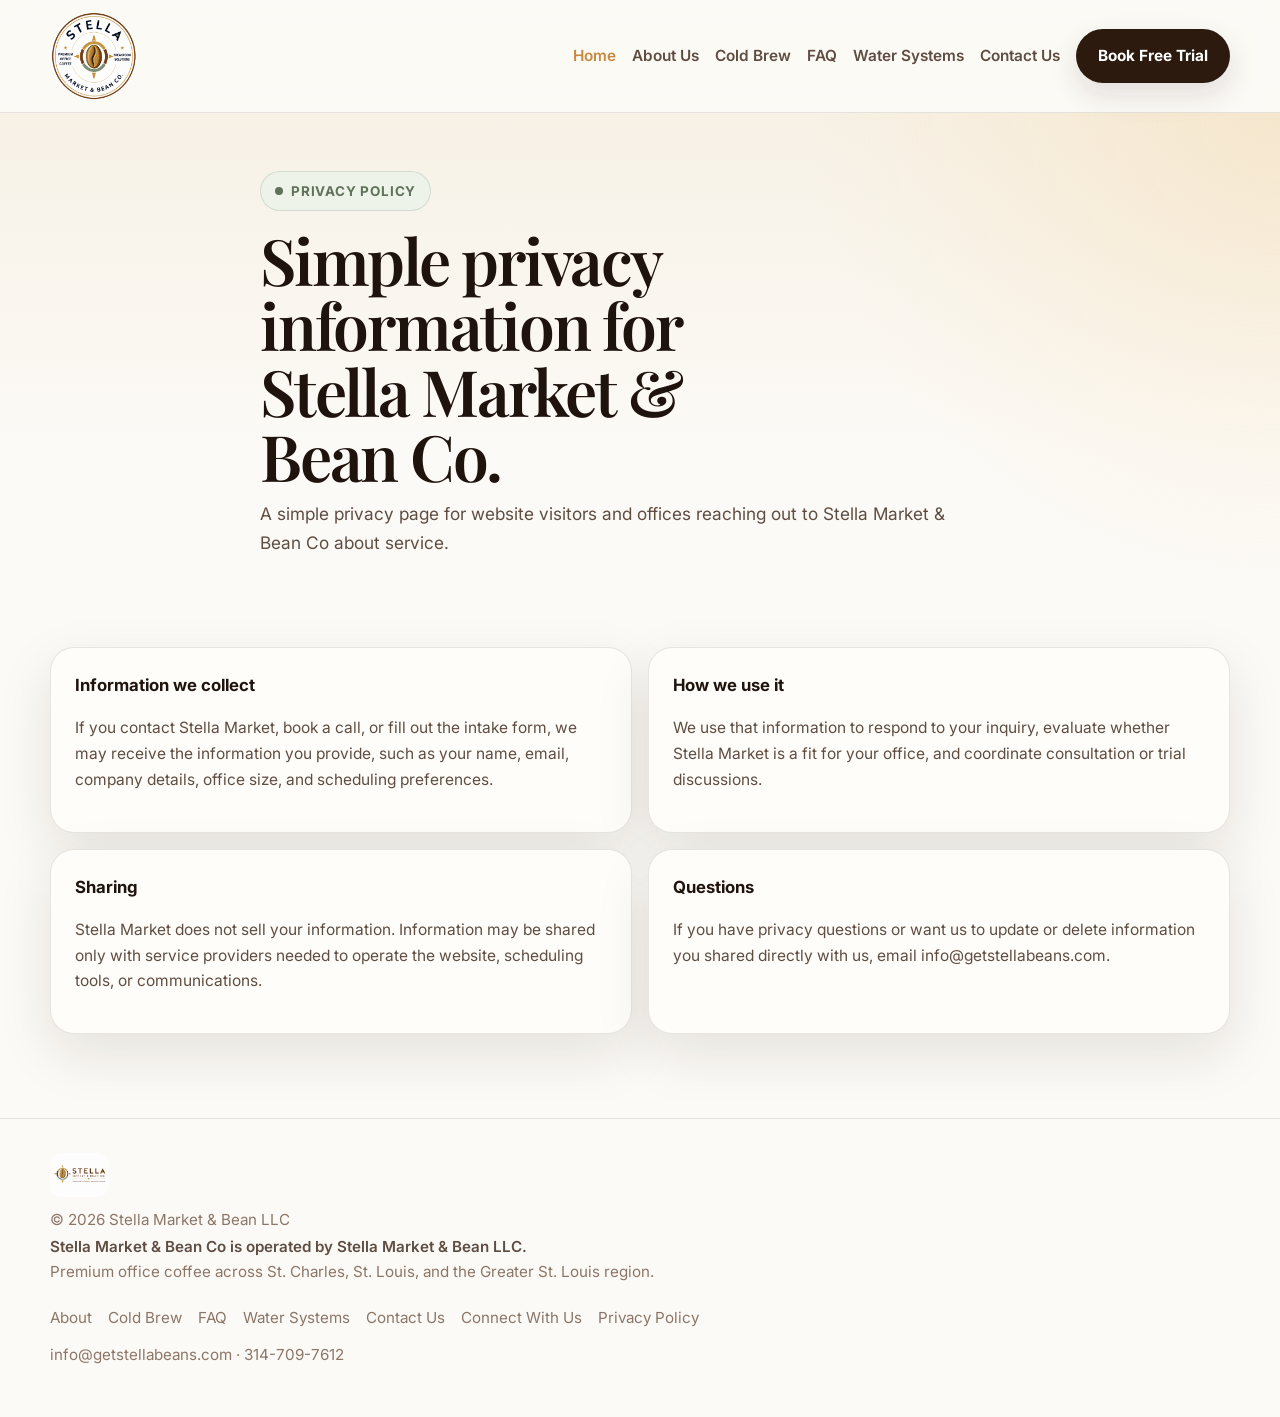
<file: privacy.html>
<!DOCTYPE html>

<html lang="en">
<head>
<meta charset="utf-8"/>
<meta content="width=device-width, initial-scale=1.0" name="viewport"/>
<!-- Google tag (gtag.js) -->
<script async="" src="https://www.googletagmanager.com/gtag/js?id=AW-18121859183"></script>
<script>
    window.dataLayer = window.dataLayer || [];
    function gtag(){dataLayer.push(arguments);}
    gtag('js', new Date());
    gtag('config', 'AW-18121859183');
  </script>
<link href="https://fonts.googleapis.com" rel="preconnect"/>
<link crossorigin="" href="https://fonts.gstatic.com" rel="preconnect"/>
<link href="https://fonts.googleapis.com/css2?family=Playfair+Display:wght@500;600;700&amp;family=Inter:wght@300;400;500;600;700&amp;display=swap" rel="stylesheet"/>
<link href="https://www.getstellabeans.com/privacy.html" rel="canonical"/>
<meta content="Privacy Policy | Stella Market &amp; Bean Co" property="og:title"/>
<meta content="Privacy policy for Stella Market &amp; Bean Co website visitors, inquiries, and office coffee intake submissions." property="og:description"/>
<meta content="website" property="og:type"/>
<meta content="https://www.getstellabeans.com/privacy.html" property="og:url"/>
<meta content="https://www.getstellabeans.com/assets/images/logo-rect.png" property="og:image"/>
<meta content="summary_large_image" name="twitter:card"/>
<meta content="Privacy policy for Stella Market &amp; Bean Co website visitors, inquiries, and office coffee intake submissions." name="description"/>
<title>Privacy Policy | Stella Market &amp; Bean Co</title>
<link href="assets/images/logo-round.png" rel="icon" type="image/png"/>
<link href="assets/styles.css" rel="stylesheet"/>
</head>
<body>
<nav>
<div class="nav-inner">
<a aria-label="Stella Market home" class="brand" href="index.html"><img alt="Stella Market &amp; Bean Co round logo" class="brand-logo" src="assets/images/logo-round.png"/></a>
<ul class="nav-links"><li><a class="active" href="index.html">Home</a></li><li><a href="about.html">About Us</a></li><li><a href="coldbrew.html">Cold Brew</a></li><li><a href="faq.html">FAQ</a></li><li><a href="water.html">Water Systems</a></li><li><a href="contact.html">Contact Us</a></li><li><a class="nav-cta" href="https://calendly.com/ronstella-getstellabeans/15min" rel="noopener noreferrer" target="_blank">Book Free Trial</a></li></ul>
<button aria-expanded="false" aria-label="Open menu" class="mobile-toggle">☰</button>
</div>
<div class="mobile-menu container"><a href="index.html">Home</a><a href="about.html">About Us</a><a href="coldbrew.html">Cold Brew</a><a href="faq.html">FAQ</a><a href="water.html">Water Systems</a><a href="contact.html">Contact Us</a><a href="privacy.html">Privacy Policy</a><a href="https://calendly.com/ronstella-getstellabeans/15min" rel="noopener noreferrer" target="_blank">Book a Free Trial</a></div>
</nav>
<section class="page-hero">
<div class="container section-head">
<span class="eyebrow">Privacy policy</span>
<h1>Simple privacy information for Stella Market &amp; Bean Co.</h1>
<p>A simple privacy page for website visitors and offices reaching out to Stella Market &amp; Bean Co about service.</p>
</div>
</section>
<section class="section" style="padding-top:28px;">
<div class="container policy-grid">
<div class="policy-card" style="padding:24px;"><h3>Information we collect</h3><p>If you contact Stella Market, book a call, or fill out the intake form, we may receive the information you provide, such as your name, email, company details, office size, and scheduling preferences.</p></div>
<div class="policy-card" style="padding:24px;"><h3>How we use it</h3><p>We use that information to respond to your inquiry, evaluate whether Stella Market is a fit for your office, and coordinate consultation or trial discussions.</p></div>
<div class="policy-card" style="padding:24px;"><h3>Sharing</h3><p>Stella Market does not sell your information. Information may be shared only with service providers needed to operate the website, scheduling tools, or communications.</p></div>
<div class="policy-card" style="padding:24px;"><h3>Questions</h3><p>If you have privacy questions or want us to update or delete information you shared directly with us, email <a href="mailto:info@getstellabeans.com">info@getstellabeans.com</a>.</p></div>
</div>
</section>
<footer>
<div class="container footer-row">
<div>
<img alt="Stella Market &amp; Bean Co logo" src="assets/images/logo-rect.png" style="height:44px;width:auto;border-radius:12px;margin-bottom:10px;"/>
<div>© 2026 Stella Market &amp; Bean LLC</div>
<div class="footer-legal">Stella Market &amp; Bean Co is operated by Stella Market &amp; Bean LLC.</div><div>Premium office coffee across St. Charles, St. Louis, and the Greater St. Louis region.</div>
</div>
<div>
<div class="footer-links"><a href="about.html">About</a><a href="coldbrew.html">Cold Brew</a><a href="faq.html">FAQ</a><a href="water.html">Water Systems</a><a href="contact.html">Contact Us</a><a href="intake.html">Connect With Us</a><a href="privacy.html">Privacy Policy</a></div>
<div style="margin-top:12px;"><a href="mailto:info@getstellabeans.com">info@getstellabeans.com</a> · <a href="tel:+13147097612">314-709-7612</a></div>
</div>
</div>
</footer>
<script src="assets/script.js"></script>
</body>
</html>
</file>
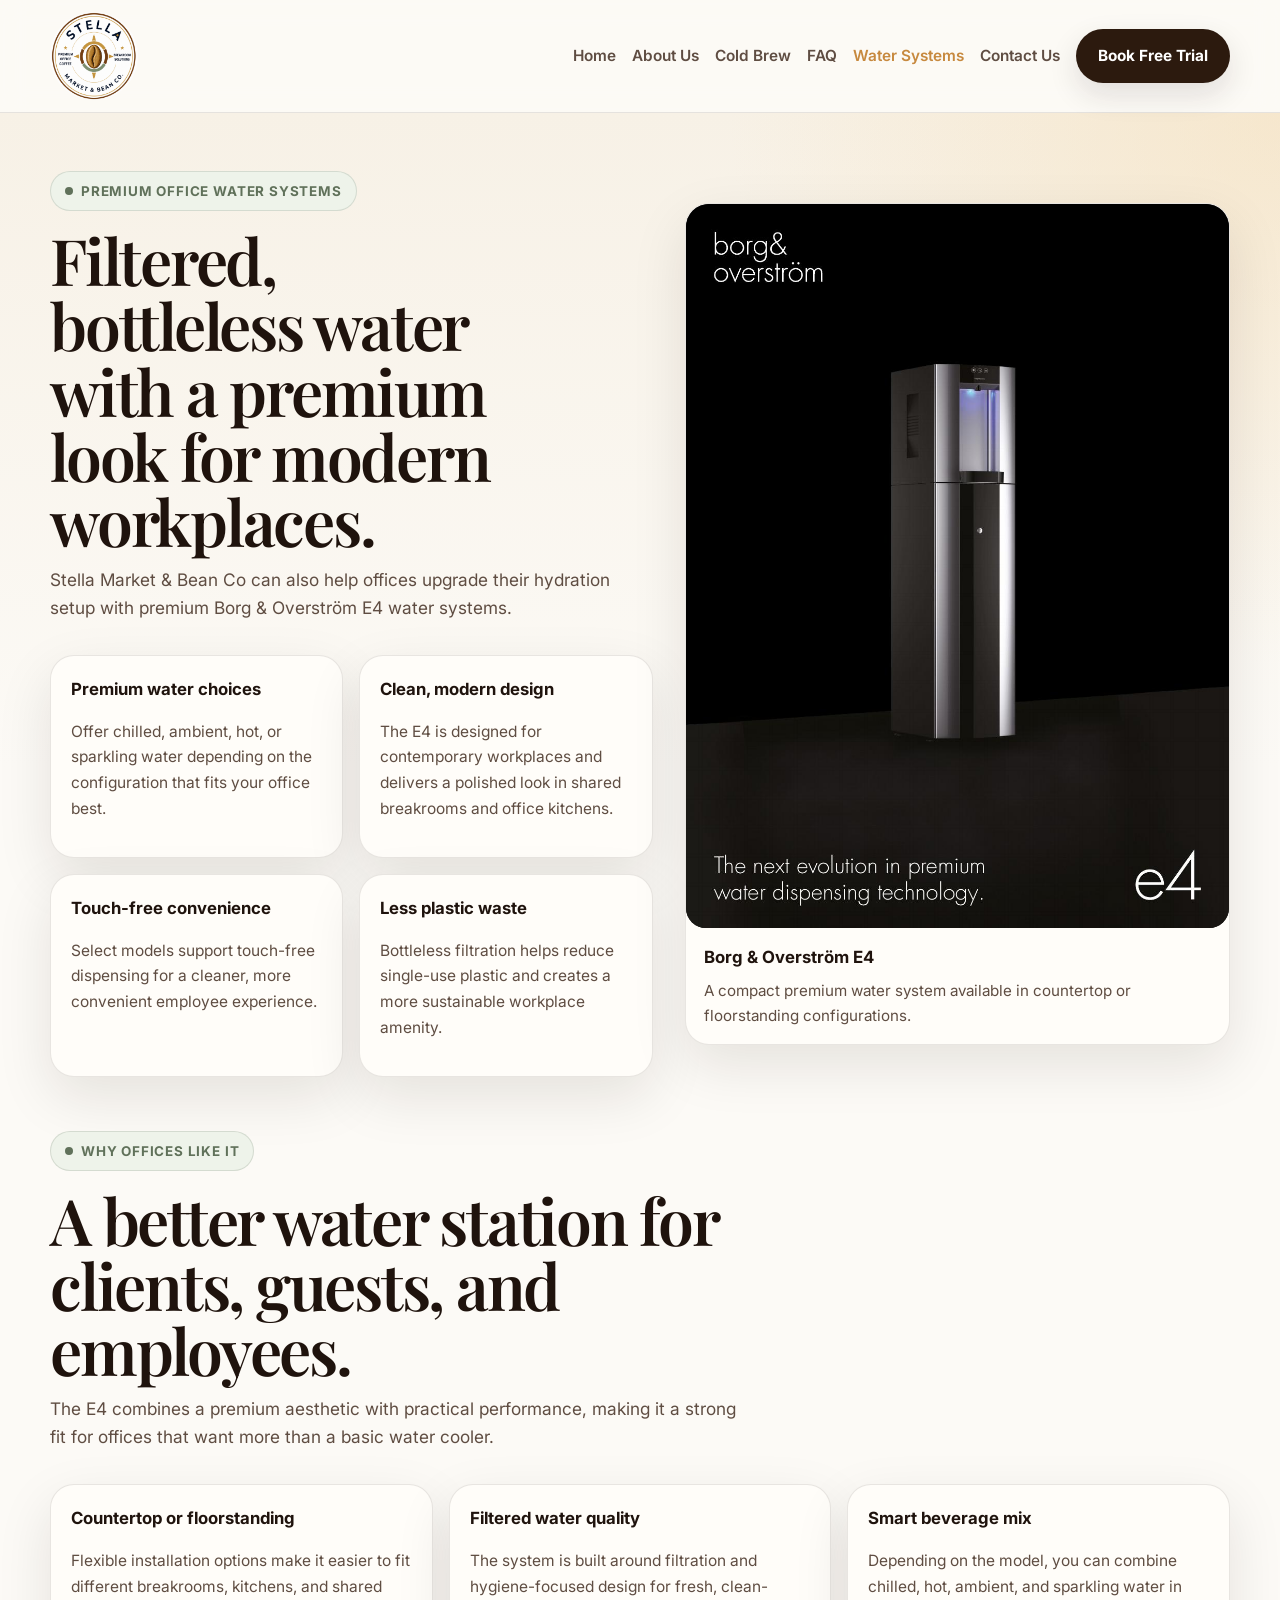
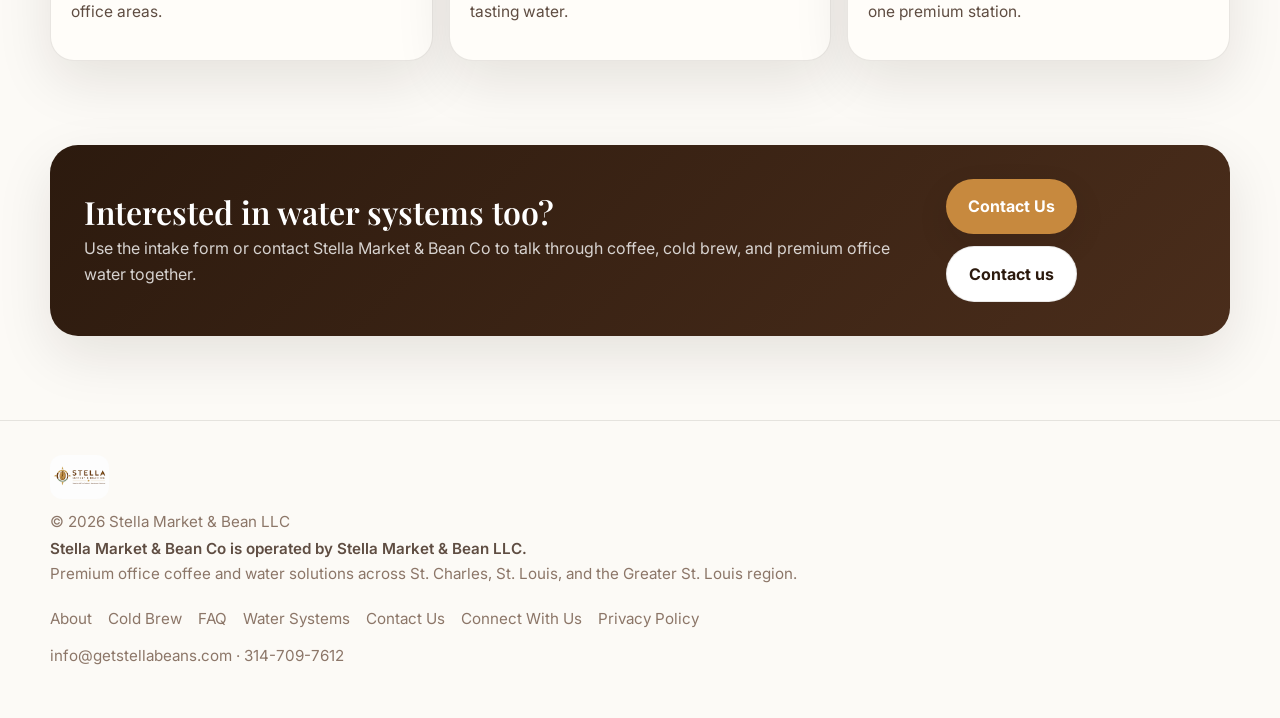
<file: water.html>
<!DOCTYPE html>

<html lang="en">
<head>
<meta charset="utf-8"/>
<meta content="width=device-width, initial-scale=1.0" name="viewport"/>
<!-- Google tag (gtag.js) -->
<script async="" src="https://www.googletagmanager.com/gtag/js?id=AW-18121859183"></script>
<script>
    window.dataLayer = window.dataLayer || [];
    function gtag(){dataLayer.push(arguments);}
    gtag('js', new Date());
    gtag('config', 'AW-18121859183');
  </script>
<link href="https://fonts.googleapis.com" rel="preconnect"/>
<link crossorigin="" href="https://fonts.gstatic.com" rel="preconnect"/>
<link href="https://fonts.googleapis.com/css2?family=Playfair+Display:wght@500;600;700&amp;family=Inter:wght@300;400;500;600;700&amp;display=swap" rel="stylesheet"/>
<link href="https://www.getstellabeans.com/water.html" rel="canonical"/>
<meta content="Premium Office Water Systems | Stella Market &amp; Bean Co" property="og:title"/>
<meta content="Premium office water systems featuring Borg &amp; Overström E4 solutions for offices in St. Charles, St. Louis, and Greater St. Louis." property="og:description"/>
<meta content="website" property="og:type"/>
<meta content="https://www.getstellabeans.com/water.html" property="og:url"/>
<meta content="https://www.getstellabeans.com/assets/images/e4-water-system.jpg" property="og:image"/>
<meta content="summary_large_image" name="twitter:card"/>
<meta content="Premium office water systems featuring Borg &amp; Overström E4 solutions for offices in St. Charles, St. Louis, and Greater St. Louis." name="description"/>
<title>Premium Office Water Systems | Stella Market &amp; Bean Co</title>
<link href="assets/images/logo-round.png" rel="icon" type="image/png"/>
<link href="assets/styles.css" rel="stylesheet"/>
</head>
<body>
<nav>
<div class="nav-inner">
<a aria-label="Stella Market home" class="brand" href="index.html"><img alt="Stella Market &amp; Bean Co round logo" class="brand-logo" src="assets/images/logo-round.png"/></a>
<ul class="nav-links"><li><a href="index.html">Home</a></li><li><a href="about.html">About Us</a></li><li><a href="coldbrew.html">Cold Brew</a></li><li><a href="faq.html">FAQ</a></li><li><a class="active" href="water.html">Water Systems</a></li><li><a href="contact.html">Contact Us</a></li><li><a class="nav-cta" href="https://calendly.com/ronstella-getstellabeans/15min" rel="noopener noreferrer" target="_blank">Book Free Trial</a></li></ul>
<button aria-expanded="false" aria-label="Open menu" class="mobile-toggle">☰</button>
</div>
<div class="mobile-menu container"><a href="index.html">Home</a><a href="about.html">About Us</a><a href="coldbrew.html">Cold Brew</a><a href="faq.html">FAQ</a><a href="water.html">Water Systems</a><a href="contact.html">Contact Us</a><a href="privacy.html">Privacy Policy</a><a href="https://calendly.com/ronstella-getstellabeans/15min" rel="noopener noreferrer" target="_blank">Book a Free Trial</a></div>
</nav>
<section class="page-hero">
<div class="container split-grid">
<div>
<span class="eyebrow">Premium office water systems</span>
<div class="section-head">
<h1>Filtered, bottleless water with a premium look for modern workplaces.</h1>
<p>Stella Market &amp; Bean Co can also help offices upgrade their hydration setup with premium Borg &amp; Overström E4 water systems.</p>
</div>
<div class="service-grid">
<div class="service-card"><h3>Premium water choices</h3><p>Offer chilled, ambient, hot, or sparkling water depending on the configuration that fits your office best.</p></div>
<div class="service-card"><h3>Clean, modern design</h3><p>The E4 is designed for contemporary workplaces and delivers a polished look in shared breakrooms and office kitchens.</p></div>
<div class="service-card"><h3>Touch-free convenience</h3><p>Select models support touch-free dispensing for a cleaner, more convenient employee experience.</p></div>
<div class="service-card"><h3>Less plastic waste</h3><p>Bottleless filtration helps reduce single-use plastic and creates a more sustainable workplace amenity.</p></div>
</div>
</div>
<div class="image-card water-hero">
<img alt="Borg &amp; Overström E4 premium office water system" src="assets/images/e4-water-system.jpg"/>
<div class="caption"><h3>Borg &amp; Overström E4</h3><p>A compact premium water system available in countertop or floorstanding configurations.</p></div>
</div>
</div>
</section>
<section class="section" style="padding-top:24px;">
<div class="container">
<div class="section-head">
<span class="eyebrow">Why offices like it</span>
<h2>A better water station for clients, guests, and employees.</h2>
<p>The E4 combines a premium aesthetic with practical performance, making it a strong fit for offices that want more than a basic water cooler.</p>
</div>
<div class="contact-grid">
<div class="contact-card"><h3>Countertop or floorstanding</h3><p>Flexible installation options make it easier to fit different breakrooms, kitchens, and shared office areas.</p></div>
<div class="contact-card"><h3>Filtered water quality</h3><p>The system is built around filtration and hygiene-focused design for fresh, clean-tasting water.</p></div>
<div class="contact-card"><h3>Smart beverage mix</h3><p>Depending on the model, you can combine chilled, hot, ambient, and sparkling water in one premium station.</p></div>
</div>
</div>
</section>
<section class="section" style="padding-top:0;">
<div class="container">
<div class="cta-band">
<div>
<h3>Interested in water systems too?</h3>
<p>Use the intake form or contact Stella Market &amp; Bean Co to talk through coffee, cold brew, and premium office water together.</p>
</div>
<div style="display:flex;gap:12px;flex-wrap:wrap;">
<a class="btn-primary" href="intake.html" style="background:var(--latte);">Contact Us</a>
<a class="btn-secondary" href="contact.html" style="background:#fff;color:var(--coffee);">Contact us</a>
</div>
</div>
</div>
</section>
<footer>
<div class="container footer-row">
<div>
<img alt="Stella Market &amp; Bean Co logo" src="assets/images/logo-rect.png" style="height:44px;width:auto;border-radius:12px;margin-bottom:10px;"/>
<div>© 2026 Stella Market &amp; Bean LLC</div>
<div class="footer-legal">Stella Market &amp; Bean Co is operated by Stella Market &amp; Bean LLC.</div>
<div>Premium office coffee and water solutions across St. Charles, St. Louis, and the Greater St. Louis region.</div>
</div>
<div>
<div class="footer-links"><a href="about.html">About</a><a href="coldbrew.html">Cold Brew</a><a href="faq.html">FAQ</a><a href="water.html">Water Systems</a><a href="contact.html">Contact Us</a><a href="intake.html">Connect With Us</a><a href="privacy.html">Privacy Policy</a></div>
<div style="margin-top:12px;"><a href="mailto:info@getstellabeans.com">info@getstellabeans.com</a> · <a href="tel:+13147097612">314-709-7612</a></div>
</div>
</div>
</footer>
<script src="assets/script.js"></script>
</body>
</html>
</file>
<file: assets/styles.css>
:root{--bg:#fcfaf6;--bg2:#f6f1e8;--ink:#1f130d;--muted:#5f4d42;--soft:#8c7668;--line:rgba(31,19,13,.10);--coffee:#2c1a0e;--latte:#c7893e;--sage:#60715a;--white:#fffdf9;--shadow:0 20px 55px rgba(31,19,13,.10);--radius:24px;--max:1180px}
*{box-sizing:border-box}html{scroll-behavior:smooth}body{margin:0;font-family:Inter,system-ui,sans-serif;background:var(--bg);color:var(--ink);line-height:1.65}a{text-decoration:none;color:inherit}img{max-width:100%;display:block}
.container{width:min(var(--max),calc(100% - 40px));margin:0 auto}.eyebrow{display:inline-flex;align-items:center;gap:8px;padding:8px 14px;border-radius:999px;background:#eef3ea;color:var(--sage);font-size:.84rem;font-weight:700;letter-spacing:.06em;text-transform:uppercase;border:1px solid rgba(96,113,90,.18)}.eyebrow::before{content:"";width:8px;height:8px;border-radius:50%;background:var(--sage)}
nav{position:sticky;top:0;z-index:30;background:rgba(252,250,246,.90);backdrop-filter:blur(12px);border-bottom:1px solid var(--line)}.nav-inner{width:min(var(--max),calc(100% - 40px));margin:0 auto;display:flex;justify-content:space-between;align-items:center;gap:18px;padding:12px 0}.brand{display:flex;align-items:center;gap:14px;min-width:0}.brand-logo{width:88px;height:88px;border-radius:50%;object-fit:cover}.brand-wordmark{height:54px;width:auto;object-fit:contain;border-radius:10px}.brand-watermark{height:48px;width:auto;object-fit:contain;border-radius:10px}.nav-links{display:flex;align-items:center;gap:16px;list-style:none;margin:0;padding:0;color:var(--muted);font-weight:600;font-size:.96rem}.nav-links a:hover,.nav-links a.active{color:var(--latte)}.mobile-toggle{display:none;background:none;border:none;font-size:1.7rem}
.mobile-menu{display:none;padding:0 20px 18px}.mobile-menu a{display:block;padding:10px 0;color:var(--muted);font-weight:600}.btn-primary,.btn-secondary,.nav-cta{display:inline-flex;align-items:center;justify-content:center;gap:8px;padding:14px 22px;border-radius:999px;font-weight:700;transition:.2s ease}.btn-primary,.nav-cta{background:var(--coffee);color:#fff;box-shadow:0 12px 30px rgba(31,19,13,.12)}.btn-secondary{border:1px solid var(--line);background:rgba(255,255,255,.75);color:var(--coffee)}.btn-primary:hover,.nav-cta:hover{transform:translateY(-1px);background:#3a2416}
.page-hero{padding:58px 0 30px;background:radial-gradient(circle at top right, rgba(244,217,171,.42), transparent 34%), linear-gradient(180deg, #f7f1e6 0%, var(--bg) 66%)}.hero-grid,.split-grid{display:grid;grid-template-columns:1.05fr .95fr;gap:32px;align-items:center}.hero-copy h1,.section-head h1,.section-head h2{margin:16px 0 12px;font:600 clamp(2.2rem,5vw,4.8rem)/1.02 'Playfair Display',serif;letter-spacing:-.035em}.hero-copy h1 em{font-style:italic;color:var(--latte)}.hero-copy p,.section-head p{max-width:700px;margin:0 0 20px;color:var(--muted);font-size:1.08rem}.hero-points{display:grid;grid-template-columns:repeat(2,minmax(0,1fr));gap:12px 18px;list-style:none;padding:0;margin:20px 0 28px}.hero-points li{display:flex;align-items:flex-start;gap:10px;font-weight:600}.hero-points li::before{content:"✓";width:22px;height:22px;border-radius:50%;display:grid;place-items:center;font-size:.78rem;background:#eef3ea;color:var(--sage);margin-top:2px}.hero-actions{display:flex;flex-wrap:wrap;gap:12px}
.hero-card,.card,.service-card,.drink-card,.contact-card,.policy-card,.faq-card,.metric-tile{background:var(--white);border:1px solid var(--line);border-radius:var(--radius);box-shadow:var(--shadow)}.hero-card{padding:16px;position:relative}.hero-card img{width:100%;height:560px;object-fit:cover;border-radius:20px}.floating-note{position:absolute;left:-16px;bottom:20px;background:rgba(255,253,249,.96);border:1px solid var(--line);border-radius:18px;padding:16px 18px;box-shadow:var(--shadow);width:min(280px,84%)}.floating-note strong{display:block;font:600 1.15rem/1.1 'Playfair Display',serif;margin-bottom:4px}.floating-note span{color:var(--muted);font-size:.95rem}.gateway-tile{display:grid;grid-template-columns:minmax(180px,220px) 1fr;align-items:center;gap:22px;min-height:128px}.gateway-tile img{max-height:124px;width:auto;justify-self:center}.gateway-note{padding:16px 18px;border:1px solid var(--line);border-radius:18px;background:linear-gradient(180deg,#fffdf9,#f8f2e8)}.gateway-note strong{display:block;font:600 1.35rem/1.1 'Playfair Display',serif;margin-bottom:6px}.gateway-note span{display:block;color:var(--muted)}
.section{padding:84px 0}.section-head{max-width:760px;margin-bottom:32px}.logo-strip{padding:16px 0 0}.logo-wrap{display:grid;grid-template-columns:1.2fr .8fr;gap:14px;align-items:center}.logo-tile{padding:20px;background:var(--white);border:1px solid var(--line);border-radius:var(--radius);box-shadow:var(--shadow)}.logo-tile img{max-height:132px;width:auto;object-fit:contain}
.metric-grid,.service-grid,.drink-grid,.process-grid,.contact-grid,.policy-grid,.faq-grid{display:grid;gap:16px}.metric-grid{grid-template-columns:repeat(4,1fr)}.service-grid{grid-template-columns:1fr 1fr}.metric-tile{padding:18px}.metric-tile strong{display:block;font:600 1.45rem/1 'Playfair Display',serif;margin-bottom:6px}.metric-tile span,.service-card p,.drink-card p,.contact-card p,.policy-card p,.faq-card p{color:var(--muted);font-size:.97rem}.split-panel{padding:30px;background:var(--white);border:1px solid var(--line);border-radius:var(--radius);box-shadow:var(--shadow)}.service-card,.drink-card,.contact-card,.policy-card{padding:20px}.service-card h3,.drink-card h3,.contact-card h3,.policy-card h3{margin:0 0 8px;font-size:1.05rem}.image-stack{display:grid;grid-template-rows:320px 280px;gap:16px}.image-stack img,.image-card img{width:100%;height:100%;object-fit:cover;border-radius:20px}.image-card{overflow:hidden;background:var(--white);border:1px solid var(--line);border-radius:var(--radius);box-shadow:var(--shadow)}.image-card .caption{padding:16px 18px}.image-card .caption h3{margin:0 0 6px;font-size:1.05rem}.image-card .caption p{margin:0;color:var(--muted);font-size:.95rem}.drink-grid{grid-template-columns:repeat(3,1fr)}.drink-card img{width:100%;height:240px;object-fit:cover;border-radius:16px;margin-bottom:14px}
.pill-row{display:flex;flex-wrap:wrap;gap:10px;margin-top:20px}.pill{padding:9px 14px;border-radius:999px;border:1px solid rgba(244,217,171,.55);background:#fff8ea;color:#87571e;font-weight:700;font-size:.9rem}.process-grid{grid-template-columns:repeat(4,1fr)}.process-step{background:#f4ede3;border:1px solid var(--line);border-radius:22px;padding:22px}.process-step .num{display:inline-block;font:600 2.4rem/1 'Playfair Display',serif;color:var(--latte);margin-bottom:10px}.process-step h3{margin:0 0 8px;font-size:1.02rem}.process-step p{margin:0;color:var(--muted);font-size:.96rem}
.cta-band{padding:34px;border-radius:28px;background:linear-gradient(135deg, var(--coffee), #4a2d1b);color:#fff;display:flex;justify-content:space-between;align-items:center;gap:20px;box-shadow:var(--shadow)}.cta-band h2,.cta-band h3{margin:0 0 6px;font:600 2rem/1.1 'Playfair Display',serif}.cta-band p{margin:0;color:rgba(255,255,255,.80)}.photo-grid-2{display:grid;grid-template-columns:1fr 1fr;gap:18px}details.faq-card{padding:0;overflow:hidden}details.faq-card summary{cursor:pointer;list-style:none;padding:20px 22px;font-weight:700;display:flex;justify-content:space-between;gap:16px}details.faq-card summary::-webkit-details-marker{display:none}details.faq-card .answer{padding:0 22px 22px;color:var(--muted)}
.form-card{padding:30px;background:linear-gradient(180deg, #f8f2e8, #fdfbf7);border:1px solid var(--line);border-radius:24px;box-shadow:var(--shadow)}.form-grid{display:grid;grid-template-columns:1fr 1fr;gap:16px}.form-field{display:grid;gap:8px}.form-field.full{grid-column:1/-1}label{font-weight:700;color:var(--coffee);font-size:.95rem}input,textarea{width:100%;padding:14px 16px;border-radius:16px;border:1px solid rgba(31,19,13,.14);background:#fff;font:inherit;color:var(--ink)}textarea{min-height:130px;resize:vertical}.small-note{color:var(--soft);font-size:.92rem}.notice{padding:14px 16px;border-radius:16px;background:#f8f2e8;border:1px solid rgba(199,137,62,.24);color:var(--muted)}.contact-grid{grid-template-columns:repeat(3,1fr)}.policy-grid{grid-template-columns:1fr 1fr}.side-logo{display:flex;justify-content:center;align-items:center;padding:24px;background:var(--white);border:1px solid var(--line);border-radius:var(--radius);box-shadow:var(--shadow)}.side-logo img{max-width:300px;width:100%;height:auto}
footer{padding:34px 0 50px;border-top:1px solid var(--line)}.footer-row{display:flex;justify-content:space-between;align-items:flex-start;gap:20px;flex-wrap:wrap;color:var(--soft);font-size:.95rem}.footer-links{display:flex;gap:16px;flex-wrap:wrap}
@media (max-width:1080px){.hero-grid,.split-grid,.logo-wrap{grid-template-columns:1fr}.metric-grid,.process-grid,.drink-grid,.contact-grid,.policy-grid{grid-template-columns:repeat(2,1fr)}.image-stack{grid-template-rows:280px 220px}.floating-note{left:16px}}
@media (max-width:760px){.nav-links,.nav-cta{display:none}.mobile-toggle{display:block}.mobile-menu.open{display:block}.hero-points,.metric-grid,.service-grid,.drink-grid,.process-grid,.contact-grid,.policy-grid,.photo-grid-2,.form-grid,.spec-grid{grid-template-columns:1fr}.hero-card img{height:380px}.cta-band,.footer-row{flex-direction:column;align-items:flex-start}.brand-wordmark{height:32px}.brand-logo{width:64px;height:64px}}

.contain-photo{object-fit:contain !important;background:transparent;padding:0;}
.intake-logo{justify-content:center;align-items:center;text-align:center;}.intake-logo img{max-width:460px;margin:0 auto;}
.water-hero img{background:#0f0f10;object-fit:contain;}
.footer-legal{font-weight:600;color:var(--muted);margin-top:2px;}
.spec-grid{display:grid;grid-template-columns:repeat(3,1fr);gap:16px;}
.spec-card{background:var(--white);border:1px solid var(--line);border-radius:var(--radius);box-shadow:var(--shadow);padding:22px;}
.spec-card h3{margin:0 0 8px;font-size:1rem;}
.spec-card p{margin:0;color:var(--muted);font-size:.97rem;}


.hero-card .gateway-note, .gateway-note{margin:0;}
.page-hero .section-head h1{max-width:12ch;}
.faq-card summary span{font-weight:700;color:var(--latte);}
.image-stack img{box-shadow:var(--shadow);background:#f5efe4;}
@media (max-width:1080px){
  .gateway-tile{grid-template-columns:1fr;justify-items:start;}
  .gateway-tile img{justify-self:start;}
}
@media (max-width:760px){
  .brand-wordmark{height:38px}
  .brand-logo{width:58px;height:58px}
  .gateway-tile img{max-height:82px}
}

@media (max-width:1080px){.spec-grid{grid-template-columns:repeat(2,1fr);}}


/* Updated photo framing for homepage revisions */
.soft-photo-bg{background:#f7f1e6;}
.hero-card img.contain-photo{object-fit:contain !important;background:#f7f1e6;padding:10px;height:560px;}
.image-stack{grid-template-rows:340px 340px;}
.image-stack img.contain-photo{object-fit:contain !important;background:#f7f1e6;padding:10px;}
.drink-card img.contain-photo{object-fit:contain !important;background:#f7f1e6;padding:10px;height:270px;}
@media (max-width:1080px){.image-stack{grid-template-rows:300px 300px;}}
@media (max-width:760px){.hero-card img.contain-photo{height:380px}.image-stack{grid-template-rows:260px 260px}.drink-card img.contain-photo{height:240px}}
</file>
